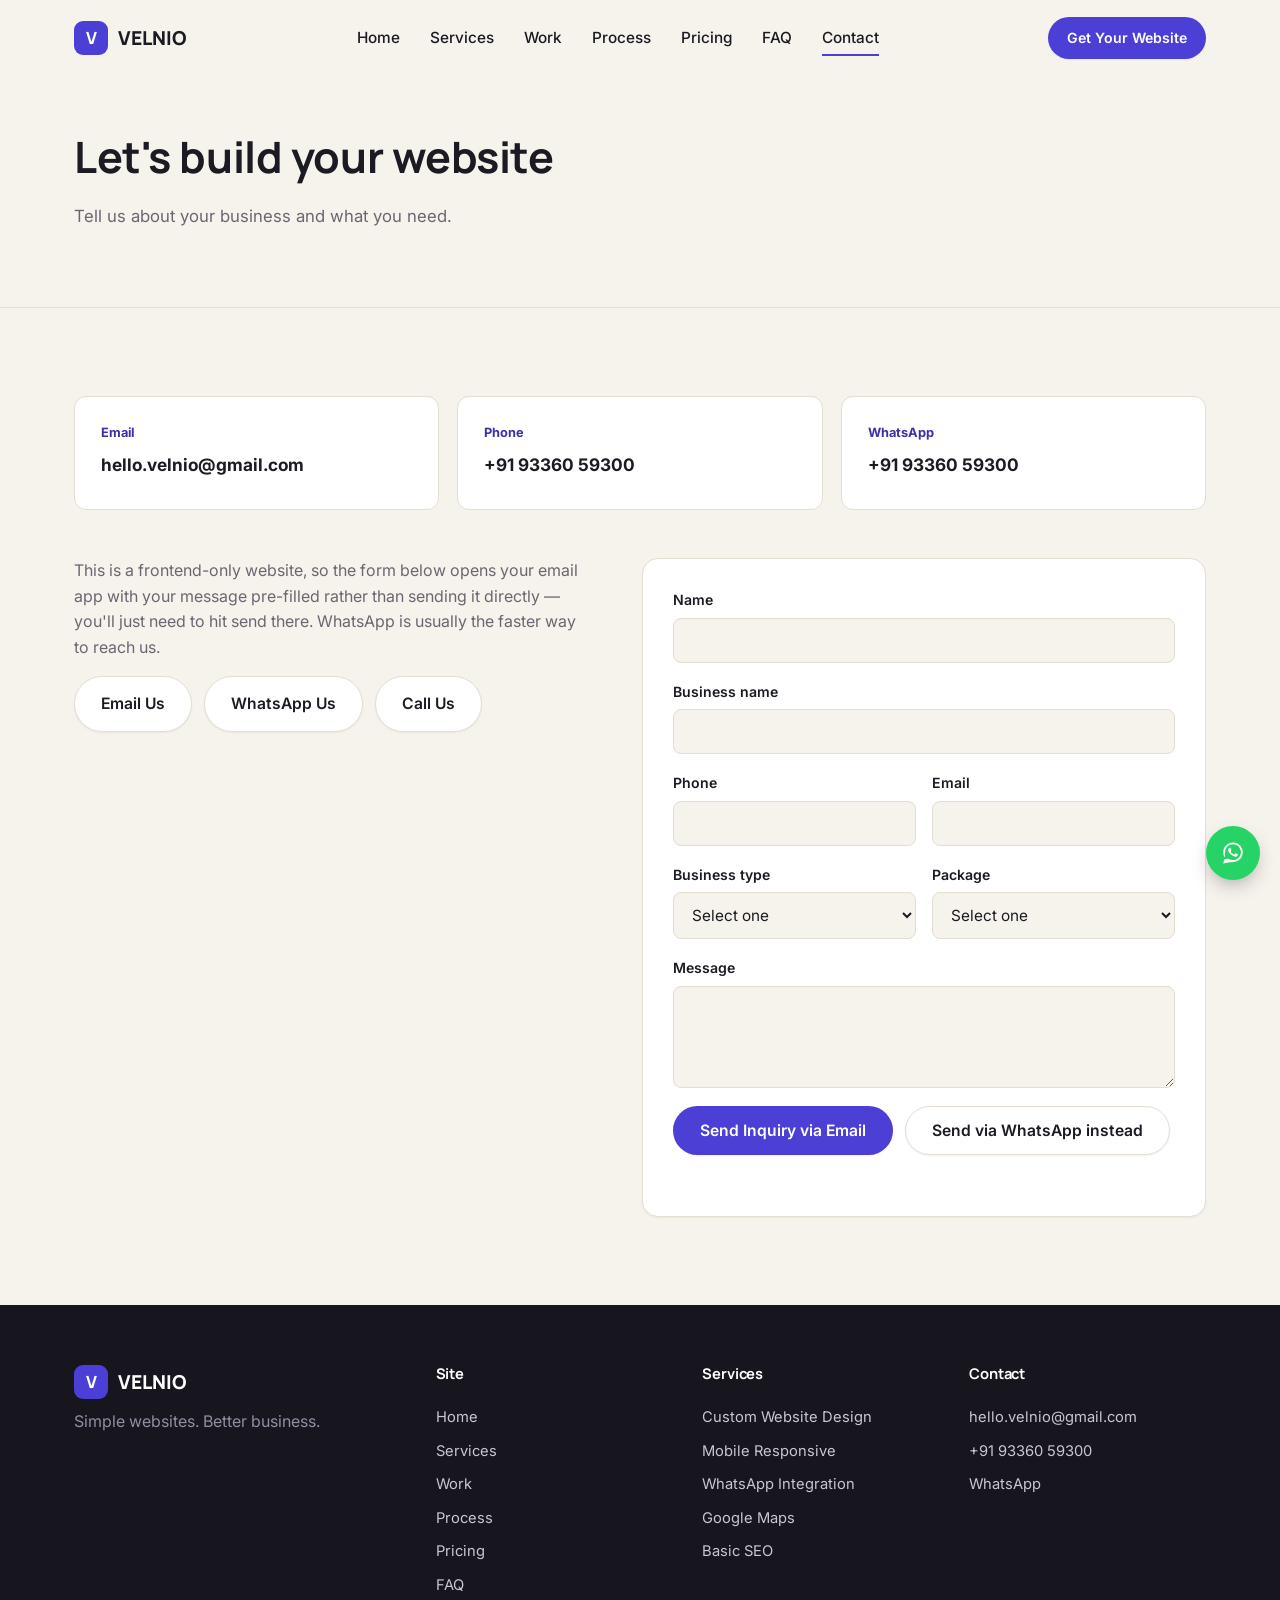
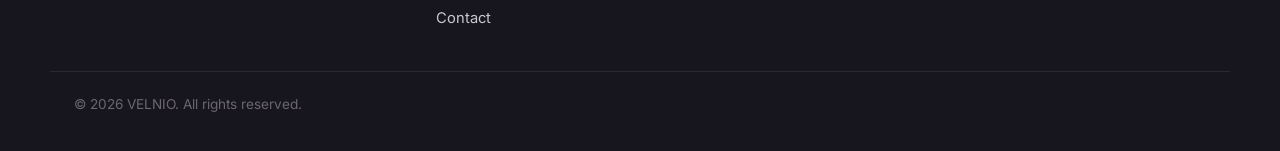
<file: contact.html>
<!DOCTYPE html>
<html lang="en">
<head>
<meta charset="UTF-8">
<meta name="viewport" content="width=device-width, initial-scale=1.0">
<title>Contact VELNIO — Get Your Business Website</title>
<meta name="description" content="Get in touch with VELNIO by email, phone or WhatsApp, or send an inquiry to start your business website.">
<meta name="theme-color" content="#F6F3EC">
<meta property="og:title" content="Contact VELNIO — Get Your Business Website">
<meta property="og:description" content="Get in touch with VELNIO by email, phone or WhatsApp, or send an inquiry to start your business website.">
<meta property="og:type" content="website">
<link rel="icon" href="data:image/svg+xml,%3Csvg xmlns='http://www.w3.org/2000/svg' viewBox='0 0 64 64'%3E%3Crect width='64' height='64' rx='14' fill='%234B3FBE'/%3E%3Ctext x='32' y='42' font-family='Georgia, serif' font-size='30' fill='white' text-anchor='middle'%3EV%3C/text%3E%3C/svg%3E">
<link rel="preconnect" href="https://fonts.googleapis.com">
<link rel="preconnect" href="https://fonts.gstatic.com" crossorigin>
<link href="https://fonts.googleapis.com/css2?family=Manrope:wght@400;500;600;700;800&family=Inter:wght@400;500;600&display=swap" rel="stylesheet">
<link rel="stylesheet" href="style.css">
</head>
<body>

<a class="skip-link" href="#main">Skip to content</a>

<header class="navbar" id="navbar">
  <div class="navbar-inner">
    <a href="index.html" class="brand" aria-label="VELNIO home">
      <span class="brand-mark" aria-hidden="true">V</span>
      <span class="brand-name">VELNIO</span>
    </a>

    <nav class="nav-links" id="navLinks" aria-label="Primary">
      <a href="index.html" class="nav-link">Home</a>
      <a href="services.html" class="nav-link">Services</a>
      <a href="work.html" class="nav-link">Work</a>
      <a href="process.html" class="nav-link">Process</a>
      <a href="pricing.html" class="nav-link">Pricing</a>
      <a href="faq.html" class="nav-link">FAQ</a>
      <a href="contact.html" class="nav-link is-active" aria-current="page">Contact</a>
    </nav>

    <div class="navbar-actions">
      <a href="contact.html" class="btn btn-primary btn-small">Get Your Website</a>
      <button class="menu-toggle" id="menuToggle" aria-expanded="false" aria-controls="mobileMenu" aria-label="Open menu">
        <span></span><span></span><span></span>
      </button>
    </div>
  </div>

  <div class="mobile-menu" id="mobileMenu">
    <a href="index.html" class="mobile-nav-link">Home</a>
    <a href="services.html" class="mobile-nav-link">Services</a>
    <a href="work.html" class="mobile-nav-link">Work</a>
    <a href="process.html" class="mobile-nav-link">Process</a>
    <a href="pricing.html" class="mobile-nav-link">Pricing</a>
    <a href="faq.html" class="mobile-nav-link">FAQ</a>
    <a href="contact.html" class="mobile-nav-link is-active" aria-current="page">Contact</a>
    <a href="contact.html" class="btn btn-primary mobile-cta">Get Your Website</a>
  </div>
</header>

<main id="main">

  <section class="page-hero">
    <div class="section-inner page-hero-inner reveal">
      <h1>Let's build your website</h1>
      <p>Tell us about your business and what you need.</p>
    </div>
  </section>

  <section class="section">
    <div class="section-inner">

      <div class="contact-card-grid reveal">
        <div class="contact-card">
          <span class="contact-card-label">Email</span>
          <a class="contact-card-value" href="mailto:hello.velnio@gmail.com">hello.velnio@gmail.com</a>
        </div>
        <div class="contact-card">
          <span class="contact-card-label">Phone</span>
          <a class="contact-card-value" href="tel:+919336059300">+91 93360 59300</a>
        </div>
        <div class="contact-card">
          <span class="contact-card-label">WhatsApp</span>
          <a class="contact-card-value" href="https://wa.me/919336059300?text=Hello%20VELNIO%2C%20I%20want%20to%20discuss%20a%20website%20for%20my%20business." target="_blank" rel="noopener noreferrer">+91 93360 59300</a>
        </div>
      </div>

      <div class="contact-inner">
        <div class="contact-copy reveal">
          <p>This is a frontend-only website, so the form below opens your email app with your message pre-filled rather than sending it directly — you'll just need to hit send there. WhatsApp is usually the faster way to reach us.</p>
          <div class="contact-buttons">
            <a href="mailto:hello.velnio@gmail.com" class="btn btn-outline">Email Us</a>
            <a href="https://wa.me/919336059300?text=Hello%20VELNIO%2C%20I%20want%20to%20discuss%20a%20website%20for%20my%20business." class="btn btn-outline" target="_blank" rel="noopener noreferrer">WhatsApp Us</a>
            <a href="tel:+919336059300" class="btn btn-outline">Call Us</a>
          </div>
        </div>

        <form class="contact-form reveal" id="contactForm" novalidate>
          <div class="form-row">
            <label for="name">Name</label>
            <input type="text" id="name" name="name" required autocomplete="name">
          </div>
          <div class="form-row">
            <label for="business">Business name</label>
            <input type="text" id="business" name="business" required autocomplete="organization">
          </div>
          <div class="form-row form-row-split">
            <div>
              <label for="phone">Phone</label>
              <input type="tel" id="phone" name="phone" required autocomplete="tel">
            </div>
            <div>
              <label for="email">Email</label>
              <input type="email" id="email" name="email" required autocomplete="email">
            </div>
          </div>
          <div class="form-row form-row-split">
            <div>
              <label for="businessType">Business type</label>
              <select id="businessType" name="businessType">
                <option value="">Select one</option>
                <option>School</option>
                <option>Restaurant</option>
                <option>Hotel</option>
                <option>Hospital</option>
                <option>Clinic</option>
                <option>Salon</option>
                <option>Gym</option>
                <option>Cafe</option>
                <option>Local Business</option>
                <option>Other</option>
              </select>
            </div>
            <div>
              <label for="package">Package</label>
              <select id="package" name="package">
                <option value="">Select one</option>
                <option>Starter</option>
                <option>Business</option>
                <option>Premium</option>
                <option>Not Sure</option>
              </select>
            </div>
          </div>
          <div class="form-row">
            <label for="message">Message</label>
            <textarea id="message" name="message" rows="4" required></textarea>
          </div>

          <div class="form-actions">
            <button type="submit" class="btn btn-primary" id="submitBtn">Send Inquiry via Email</button>
            <button type="button" class="btn btn-outline" id="whatsappSubmitBtn">Send via WhatsApp instead</button>
          </div>

          <p class="form-status" id="formStatus" role="status" aria-live="polite"></p>
        </form>
      </div>
    </div>
  </section>

</main>

<footer class="footer">
  <div class="footer-inner">
    <div class="footer-brand">
      <a href="index.html" class="brand">
        <span class="brand-mark" aria-hidden="true">V</span>
        <span class="brand-name">VELNIO</span>
      </a>
      <p>Simple websites. Better business.</p>
    </div>

    <nav class="footer-col" aria-label="Site">
      <h4>Site</h4>
      <a href="index.html">Home</a>
      <a href="services.html">Services</a>
      <a href="work.html">Work</a>
      <a href="process.html">Process</a>
      <a href="pricing.html">Pricing</a>
      <a href="faq.html">FAQ</a>
      <a href="contact.html">Contact</a>
    </nav>

    <nav class="footer-col" aria-label="Services">
      <h4>Services</h4>
      <a href="services.html">Custom Website Design</a>
      <a href="services.html">Mobile Responsive</a>
      <a href="services.html">WhatsApp Integration</a>
      <a href="services.html">Google Maps</a>
      <a href="services.html">Basic SEO</a>
    </nav>

    <div class="footer-col">
      <h4>Contact</h4>
      <a href="mailto:hello.velnio@gmail.com">hello.velnio@gmail.com</a>
      <a href="tel:+919336059300">+91 93360 59300</a>
      <a href="https://wa.me/919336059300?text=Hello%20VELNIO%2C%20I%20want%20to%20discuss%20a%20website%20for%20my%20business." target="_blank" rel="noopener noreferrer">WhatsApp</a>
    </div>
  </div>

  <div class="footer-bottom">
    <p>&copy; 2026 VELNIO. All rights reserved.</p>
  </div>
</footer>

<a class="whatsapp-float" href="https://wa.me/919336059300?text=Hello%20VELNIO%2C%20I%20want%20to%20discuss%20a%20website%20for%20my%20business." target="_blank" rel="noopener noreferrer" aria-label="Chat with VELNIO on WhatsApp">
  <svg viewBox="0 0 32 32" fill="currentColor" aria-hidden="true"><path d="M16.02 3C9.4 3 4 8.37 4 15c0 2.23.62 4.36 1.78 6.23L4 29l7.98-1.73A11.9 11.9 0 0 0 16.02 27C22.63 27 28 21.63 28 15S22.63 3 16.02 3Zm0 21.7c-2.02 0-3.98-.55-5.68-1.6l-.4-.24-4.73 1.03 1.02-4.6-.26-.42A9.65 9.65 0 0 1 6.3 15c0-5.36 4.36-9.72 9.72-9.72S25.74 9.64 25.74 15s-4.36 9.7-9.72 9.7Zm5.36-7.28c-.29-.15-1.74-.86-2.01-.96-.27-.1-.47-.15-.66.15-.2.29-.76.95-.93 1.15-.17.2-.34.22-.63.07-.29-.15-1.24-.46-2.36-1.46-.87-.78-1.46-1.74-1.63-2.03-.17-.29-.02-.45.13-.6.13-.13.29-.34.44-.51.15-.17.2-.29.29-.49.1-.2.05-.37-.02-.51-.07-.15-.66-1.6-.91-2.19-.24-.58-.48-.5-.66-.5h-.56c-.2 0-.51.07-.78.37-.27.29-1.02 1-1.02 2.43s1.05 2.82 1.19 3.02c.15.2 2.06 3.15 5 4.41.7.3 1.24.48 1.67.61.7.22 1.34.19 1.84.12.56-.08 1.74-.71 1.98-1.4.24-.68.24-1.27.17-1.4-.07-.12-.27-.2-.56-.34Z"/></svg>
</a>

<script src="script.js"></script>
</body>
</html>
</file>
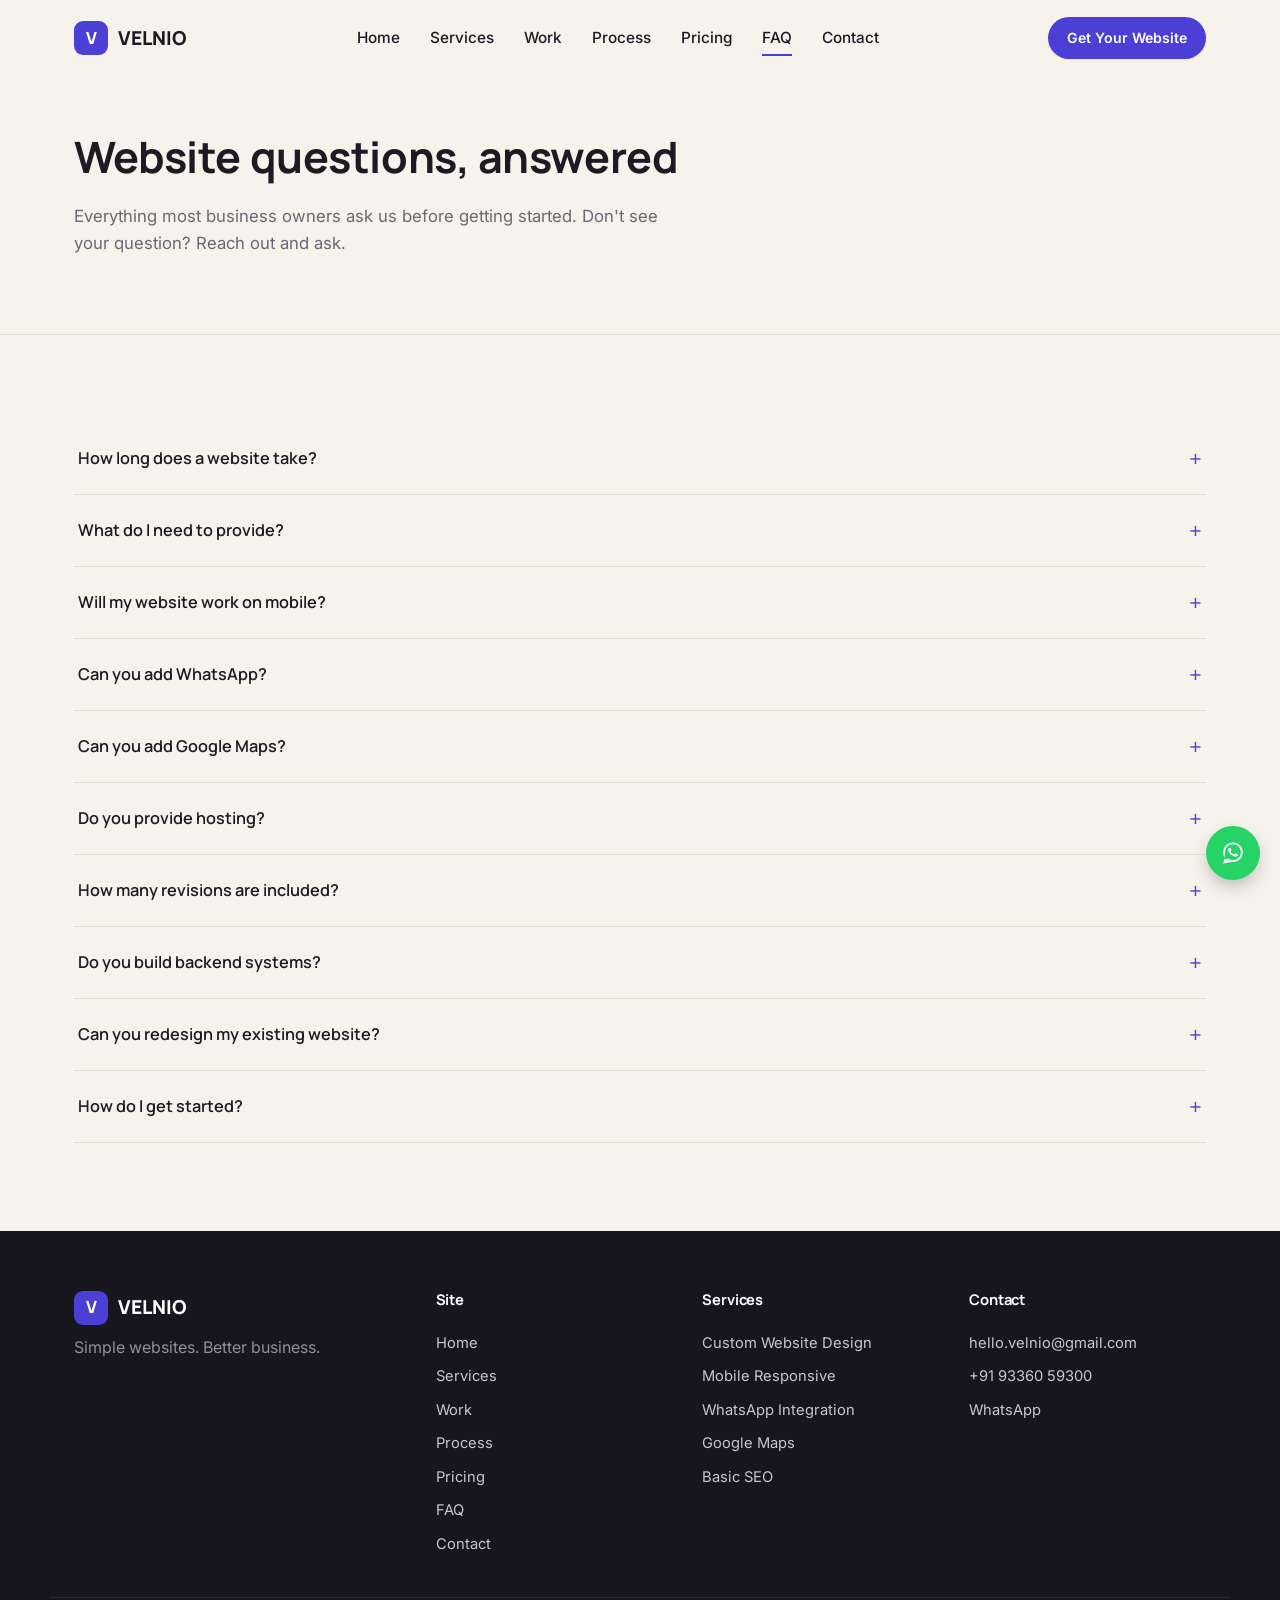
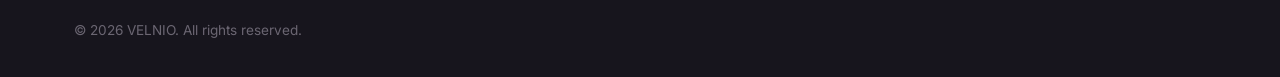
<file: faq.html>
<!DOCTYPE html>
<html lang="en">
<head>
<meta charset="UTF-8">
<meta name="viewport" content="width=device-width, initial-scale=1.0">
<title>VELNIO FAQ — Website Questions Answered</title>
<meta name="description" content="Answers to common questions about timelines, mobile design, WhatsApp, Google Maps, hosting, revisions and getting started with VELNIO.">
<meta name="theme-color" content="#F6F3EC">
<meta property="og:title" content="VELNIO FAQ — Website Questions Answered">
<meta property="og:description" content="Answers to common questions about timelines, mobile design, WhatsApp, Google Maps, hosting, revisions and getting started with VELNIO.">
<meta property="og:type" content="website">
<link rel="icon" href="data:image/svg+xml,%3Csvg xmlns='http://www.w3.org/2000/svg' viewBox='0 0 64 64'%3E%3Crect width='64' height='64' rx='14' fill='%234B3FBE'/%3E%3Ctext x='32' y='42' font-family='Georgia, serif' font-size='30' fill='white' text-anchor='middle'%3EV%3C/text%3E%3C/svg%3E">
<link rel="preconnect" href="https://fonts.googleapis.com">
<link rel="preconnect" href="https://fonts.gstatic.com" crossorigin>
<link href="https://fonts.googleapis.com/css2?family=Manrope:wght@400;500;600;700;800&family=Inter:wght@400;500;600&display=swap" rel="stylesheet">
<link rel="stylesheet" href="style.css">
</head>
<body>

<a class="skip-link" href="#main">Skip to content</a>

<header class="navbar" id="navbar">
  <div class="navbar-inner">
    <a href="index.html" class="brand" aria-label="VELNIO home">
      <span class="brand-mark" aria-hidden="true">V</span>
      <span class="brand-name">VELNIO</span>
    </a>

    <nav class="nav-links" id="navLinks" aria-label="Primary">
      <a href="index.html" class="nav-link">Home</a>
      <a href="services.html" class="nav-link">Services</a>
      <a href="work.html" class="nav-link">Work</a>
      <a href="process.html" class="nav-link">Process</a>
      <a href="pricing.html" class="nav-link">Pricing</a>
      <a href="faq.html" class="nav-link is-active" aria-current="page">FAQ</a>
      <a href="contact.html" class="nav-link">Contact</a>
    </nav>

    <div class="navbar-actions">
      <a href="contact.html" class="btn btn-primary btn-small">Get Your Website</a>
      <button class="menu-toggle" id="menuToggle" aria-expanded="false" aria-controls="mobileMenu" aria-label="Open menu">
        <span></span><span></span><span></span>
      </button>
    </div>
  </div>

  <div class="mobile-menu" id="mobileMenu">
    <a href="index.html" class="mobile-nav-link">Home</a>
    <a href="services.html" class="mobile-nav-link">Services</a>
    <a href="work.html" class="mobile-nav-link">Work</a>
    <a href="process.html" class="mobile-nav-link">Process</a>
    <a href="pricing.html" class="mobile-nav-link">Pricing</a>
    <a href="faq.html" class="mobile-nav-link is-active" aria-current="page">FAQ</a>
    <a href="contact.html" class="mobile-nav-link">Contact</a>
    <a href="contact.html" class="btn btn-primary mobile-cta">Get Your Website</a>
  </div>
</header>

<main id="main">

  <section class="page-hero">
    <div class="section-inner page-hero-inner reveal">
      <h1>Website questions, answered</h1>
      <p>Everything most business owners ask us before getting started. Don't see your question? Reach out and ask.</p>
    </div>
  </section>

  <section class="section">
    <div class="section-inner faq-inner">
      <div class="accordion reveal" id="accordion">
        <div class="accordion-item">
          <h3><button class="accordion-trigger" aria-expanded="false" aria-controls="faq-panel-1" id="faq-1">How long does a website take?</button></h3>
          <div class="accordion-panel" id="faq-panel-1" role="region" aria-labelledby="faq-1">
            <p>Most websites are ready within a few days once we have your business details and any content you want to include.</p>
          </div>
        </div>
        <div class="accordion-item">
          <h3><button class="accordion-trigger" aria-expanded="false" aria-controls="faq-panel-2" id="faq-2">What do I need to provide?</button></h3>
          <div class="accordion-panel" id="faq-panel-2" role="region" aria-labelledby="faq-2">
            <p>Basic details about your business, the services you offer, contact information, and any photos or text you'd like used. We can help fill in the rest.</p>
          </div>
        </div>
        <div class="accordion-item">
          <h3><button class="accordion-trigger" aria-expanded="false" aria-controls="faq-panel-3" id="faq-3">Will my website work on mobile?</button></h3>
          <div class="accordion-panel" id="faq-panel-3" role="region" aria-labelledby="faq-3">
            <p>Yes. Every website is designed to look and work well on phones, tablets and desktops.</p>
          </div>
        </div>
        <div class="accordion-item">
          <h3><button class="accordion-trigger" aria-expanded="false" aria-controls="faq-panel-4" id="faq-4">Can you add WhatsApp?</button></h3>
          <div class="accordion-panel" id="faq-panel-4" role="region" aria-labelledby="faq-4">
            <p>Yes. We can add a WhatsApp button so customers can message your business directly from the website.</p>
          </div>
        </div>
        <div class="accordion-item">
          <h3><button class="accordion-trigger" aria-expanded="false" aria-controls="faq-panel-5" id="faq-5">Can you add Google Maps?</button></h3>
          <div class="accordion-panel" id="faq-panel-5" role="region" aria-labelledby="faq-5">
            <p>Yes. We can embed Google Maps so customers can find your location easily.</p>
          </div>
        </div>
        <div class="accordion-item">
          <h3><button class="accordion-trigger" aria-expanded="false" aria-controls="faq-panel-6" id="faq-6">Do you provide hosting?</button></h3>
          <div class="accordion-panel" id="faq-panel-6" role="region" aria-labelledby="faq-6">
            <p>We can guide you through simple hosting options, or help you connect your own hosting and domain.</p>
          </div>
        </div>
        <div class="accordion-item">
          <h3><button class="accordion-trigger" aria-expanded="false" aria-controls="faq-panel-7" id="faq-7">How many revisions are included?</button></h3>
          <div class="accordion-panel" id="faq-panel-7" role="region" aria-labelledby="faq-7">
            <p>Each plan includes a review round where you can request changes before the website goes live.</p>
          </div>
        </div>
        <div class="accordion-item">
          <h3><button class="accordion-trigger" aria-expanded="false" aria-controls="faq-panel-8" id="faq-8">Do you build backend systems?</button></h3>
          <div class="accordion-panel" id="faq-panel-8" role="region" aria-labelledby="faq-8">
            <p>Our focus is simple, front-facing business websites. For backend systems like bookings or payments, we can point you toward the right tools to connect.</p>
          </div>
        </div>
        <div class="accordion-item">
          <h3><button class="accordion-trigger" aria-expanded="false" aria-controls="faq-panel-9" id="faq-9">Can you redesign my existing website?</button></h3>
          <div class="accordion-panel" id="faq-panel-9" role="region" aria-labelledby="faq-9">
            <p>Yes. We can rebuild your existing website with a cleaner, more modern design while keeping the information you already have.</p>
          </div>
        </div>
        <div class="accordion-item">
          <h3><button class="accordion-trigger" aria-expanded="false" aria-controls="faq-panel-10" id="faq-10">How do I get started?</button></h3>
          <div class="accordion-panel" id="faq-panel-10" role="region" aria-labelledby="faq-10">
            <p>Fill in the contact form or message us on WhatsApp, and we'll get back to you to discuss your business.</p>
          </div>
        </div>
      </div>
    </div>
  </section>

</main>

<footer class="footer">
  <div class="footer-inner">
    <div class="footer-brand">
      <a href="index.html" class="brand">
        <span class="brand-mark" aria-hidden="true">V</span>
        <span class="brand-name">VELNIO</span>
      </a>
      <p>Simple websites. Better business.</p>
    </div>

    <nav class="footer-col" aria-label="Site">
      <h4>Site</h4>
      <a href="index.html">Home</a>
      <a href="services.html">Services</a>
      <a href="work.html">Work</a>
      <a href="process.html">Process</a>
      <a href="pricing.html">Pricing</a>
      <a href="faq.html">FAQ</a>
      <a href="contact.html">Contact</a>
    </nav>

    <nav class="footer-col" aria-label="Services">
      <h4>Services</h4>
      <a href="services.html">Custom Website Design</a>
      <a href="services.html">Mobile Responsive</a>
      <a href="services.html">WhatsApp Integration</a>
      <a href="services.html">Google Maps</a>
      <a href="services.html">Basic SEO</a>
    </nav>

    <div class="footer-col">
      <h4>Contact</h4>
      <a href="mailto:hello.velnio@gmail.com">hello.velnio@gmail.com</a>
      <a href="tel:+919336059300">+91 93360 59300</a>
      <a href="https://wa.me/919336059300?text=Hello%20VELNIO%2C%20I%20want%20to%20discuss%20a%20website%20for%20my%20business." target="_blank" rel="noopener noreferrer">WhatsApp</a>
    </div>
  </div>

  <div class="footer-bottom">
    <p>&copy; 2026 VELNIO. All rights reserved.</p>
  </div>
</footer>

<a class="whatsapp-float" href="https://wa.me/919336059300?text=Hello%20VELNIO%2C%20I%20want%20to%20discuss%20a%20website%20for%20my%20business." target="_blank" rel="noopener noreferrer" aria-label="Chat with VELNIO on WhatsApp">
  <svg viewBox="0 0 32 32" fill="currentColor" aria-hidden="true"><path d="M16.02 3C9.4 3 4 8.37 4 15c0 2.23.62 4.36 1.78 6.23L4 29l7.98-1.73A11.9 11.9 0 0 0 16.02 27C22.63 27 28 21.63 28 15S22.63 3 16.02 3Zm0 21.7c-2.02 0-3.98-.55-5.68-1.6l-.4-.24-4.73 1.03 1.02-4.6-.26-.42A9.65 9.65 0 0 1 6.3 15c0-5.36 4.36-9.72 9.72-9.72S25.74 9.64 25.74 15s-4.36 9.7-9.72 9.7Zm5.36-7.28c-.29-.15-1.74-.86-2.01-.96-.27-.1-.47-.15-.66.15-.2.29-.76.95-.93 1.15-.17.2-.34.22-.63.07-.29-.15-1.24-.46-2.36-1.46-.87-.78-1.46-1.74-1.63-2.03-.17-.29-.02-.45.13-.6.13-.13.29-.34.44-.51.15-.17.2-.29.29-.49.1-.2.05-.37-.02-.51-.07-.15-.66-1.6-.91-2.19-.24-.58-.48-.5-.66-.5h-.56c-.2 0-.51.07-.78.37-.27.29-1.02 1-1.02 2.43s1.05 2.82 1.19 3.02c.15.2 2.06 3.15 5 4.41.7.3 1.24.48 1.67.61.7.22 1.34.19 1.84.12.56-.08 1.74-.71 1.98-1.4.24-.68.24-1.27.17-1.4-.07-.12-.27-.2-.56-.34Z"/></svg>
</a>

<script src="script.js"></script>
</body>
</html>
</file>
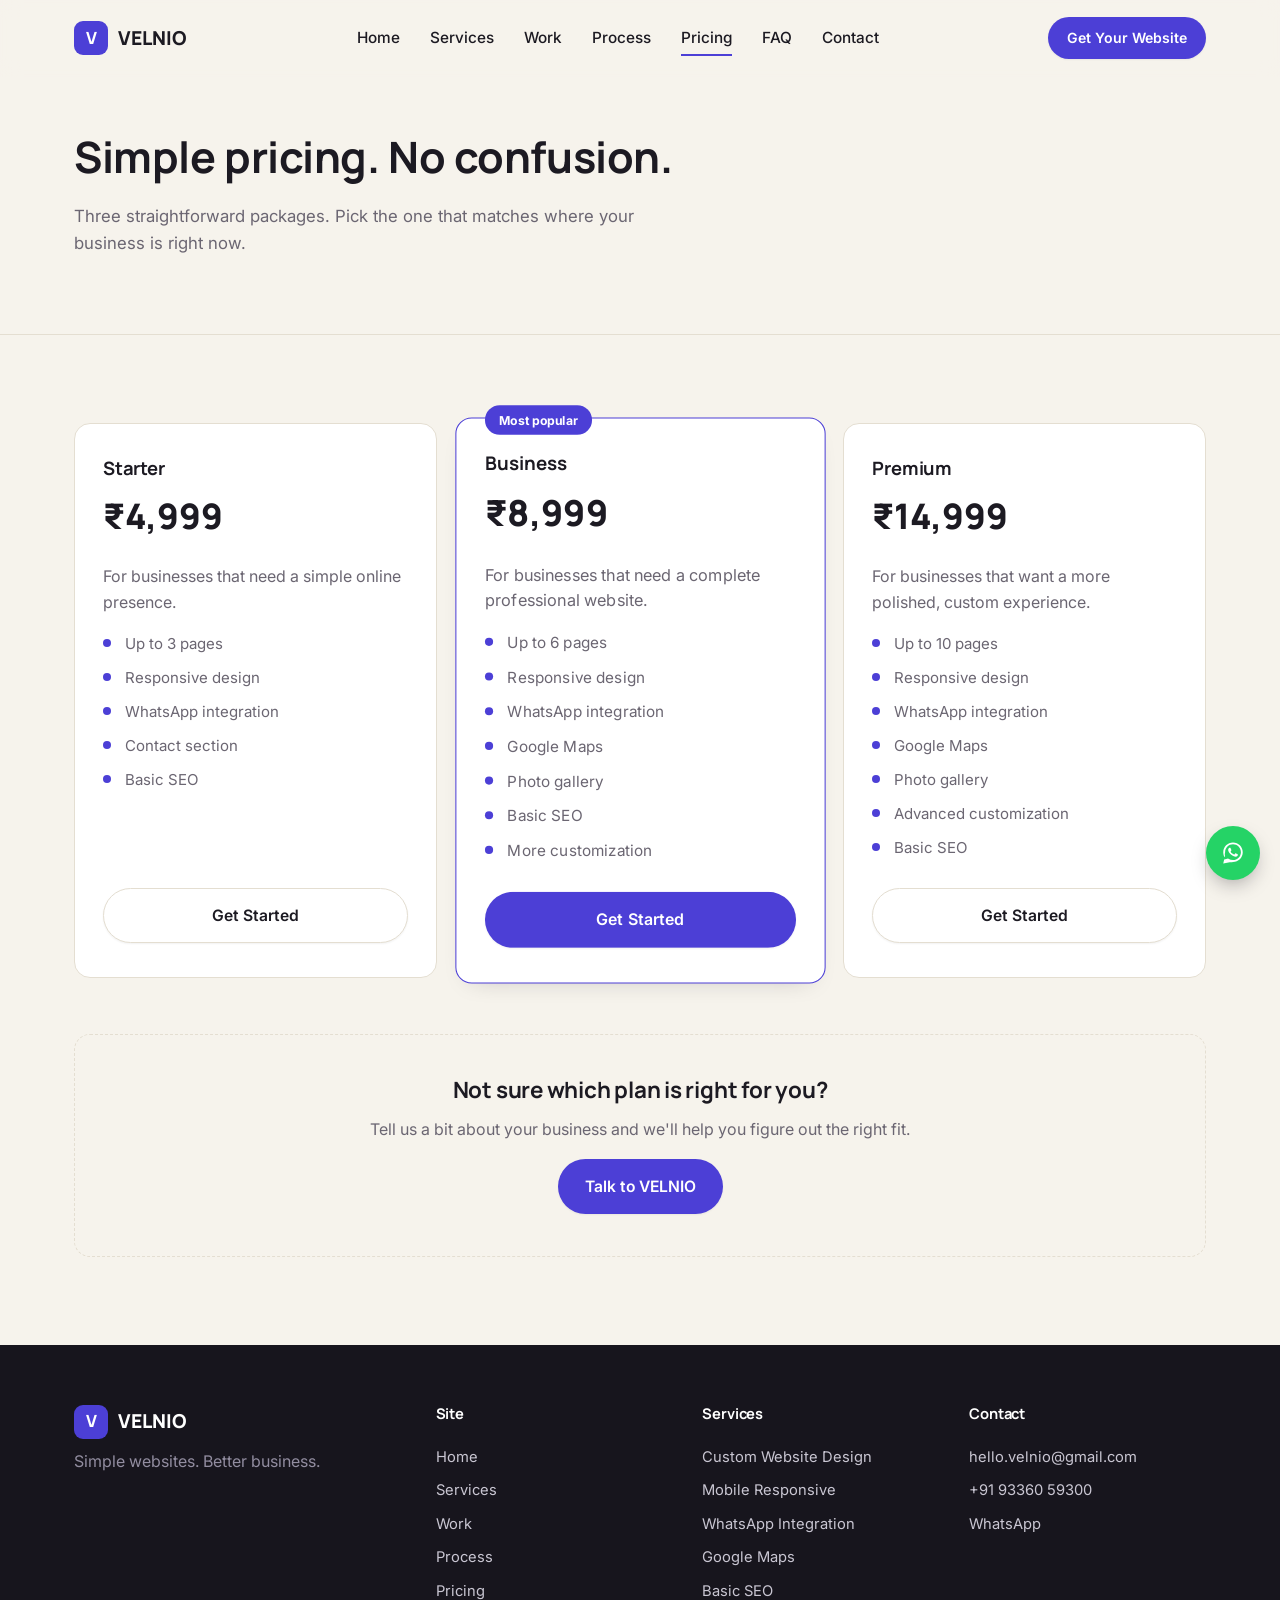
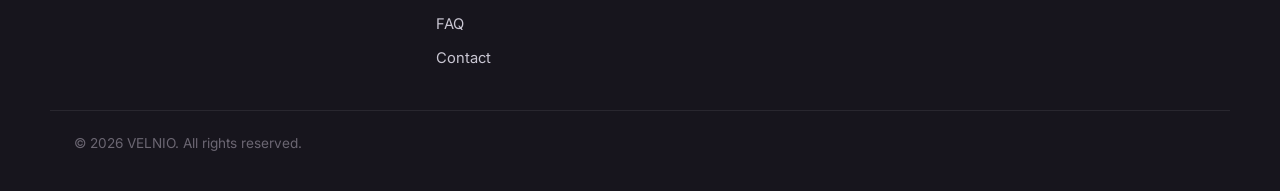
<file: pricing.html>
<!DOCTYPE html>
<html lang="en">
<head>
<meta charset="UTF-8">
<meta name="viewport" content="width=device-width, initial-scale=1.0">
<title>VELNIO Pricing — Simple Website Packages</title>
<meta name="description" content="Starter, Business and Premium website packages for local businesses, priced simply with no hidden confusion.">
<meta name="theme-color" content="#F6F3EC">
<meta property="og:title" content="VELNIO Pricing — Simple Website Packages">
<meta property="og:description" content="Starter, Business and Premium website packages for local businesses, priced simply with no hidden confusion.">
<meta property="og:type" content="website">
<link rel="icon" href="data:image/svg+xml,%3Csvg xmlns='http://www.w3.org/2000/svg' viewBox='0 0 64 64'%3E%3Crect width='64' height='64' rx='14' fill='%234B3FBE'/%3E%3Ctext x='32' y='42' font-family='Georgia, serif' font-size='30' fill='white' text-anchor='middle'%3EV%3C/text%3E%3C/svg%3E">
<link rel="preconnect" href="https://fonts.googleapis.com">
<link rel="preconnect" href="https://fonts.gstatic.com" crossorigin>
<link href="https://fonts.googleapis.com/css2?family=Manrope:wght@400;500;600;700;800&family=Inter:wght@400;500;600&display=swap" rel="stylesheet">
<link rel="stylesheet" href="style.css">
</head>
<body>

<a class="skip-link" href="#main">Skip to content</a>

<header class="navbar" id="navbar">
  <div class="navbar-inner">
    <a href="index.html" class="brand" aria-label="VELNIO home">
      <span class="brand-mark" aria-hidden="true">V</span>
      <span class="brand-name">VELNIO</span>
    </a>

    <nav class="nav-links" id="navLinks" aria-label="Primary">
      <a href="index.html" class="nav-link">Home</a>
      <a href="services.html" class="nav-link">Services</a>
      <a href="work.html" class="nav-link">Work</a>
      <a href="process.html" class="nav-link">Process</a>
      <a href="pricing.html" class="nav-link is-active" aria-current="page">Pricing</a>
      <a href="faq.html" class="nav-link">FAQ</a>
      <a href="contact.html" class="nav-link">Contact</a>
    </nav>

    <div class="navbar-actions">
      <a href="contact.html" class="btn btn-primary btn-small">Get Your Website</a>
      <button class="menu-toggle" id="menuToggle" aria-expanded="false" aria-controls="mobileMenu" aria-label="Open menu">
        <span></span><span></span><span></span>
      </button>
    </div>
  </div>

  <div class="mobile-menu" id="mobileMenu">
    <a href="index.html" class="mobile-nav-link">Home</a>
    <a href="services.html" class="mobile-nav-link">Services</a>
    <a href="work.html" class="mobile-nav-link">Work</a>
    <a href="process.html" class="mobile-nav-link">Process</a>
    <a href="pricing.html" class="mobile-nav-link is-active" aria-current="page">Pricing</a>
    <a href="faq.html" class="mobile-nav-link">FAQ</a>
    <a href="contact.html" class="mobile-nav-link">Contact</a>
    <a href="contact.html" class="btn btn-primary mobile-cta">Get Your Website</a>
  </div>
</header>

<main id="main">

  <section class="page-hero">
    <div class="section-inner page-hero-inner reveal">
      <h1>Simple pricing. No confusion.</h1>
      <p>Three straightforward packages. Pick the one that matches where your business is right now.</p>
    </div>
  </section>

  <section class="section">
    <div class="section-inner">
      <div class="pricing-grid reveal">
        <div class="pricing-card">
          <h3>Starter</h3>
          <p class="price">&#8377;4,999</p>
          <p>For businesses that need a simple online presence.</p>
          <ul class="pricing-list">
            <li>Up to 3 pages</li>
            <li>Responsive design</li>
            <li>WhatsApp integration</li>
            <li>Contact section</li>
            <li>Basic SEO</li>
          </ul>
          <a href="contact.html" class="btn btn-outline">Get Started</a>
        </div>

        <div class="pricing-card pricing-featured">
          <span class="pricing-badge">Most popular</span>
          <h3>Business</h3>
          <p class="price">&#8377;8,999</p>
          <p>For businesses that need a complete professional website.</p>
          <ul class="pricing-list">
            <li>Up to 6 pages</li>
            <li>Responsive design</li>
            <li>WhatsApp integration</li>
            <li>Google Maps</li>
            <li>Photo gallery</li>
            <li>Basic SEO</li>
            <li>More customization</li>
          </ul>
          <a href="contact.html" class="btn btn-primary">Get Started</a>
        </div>

        <div class="pricing-card">
          <h3>Premium</h3>
          <p class="price">&#8377;14,999</p>
          <p>For businesses that want a more polished, custom experience.</p>
          <ul class="pricing-list">
            <li>Up to 10 pages</li>
            <li>Responsive design</li>
            <li>WhatsApp integration</li>
            <li>Google Maps</li>
            <li>Photo gallery</li>
            <li>Advanced customization</li>
            <li>Basic SEO</li>
          </ul>
          <a href="contact.html" class="btn btn-outline">Get Started</a>
        </div>
      </div>

      <div class="pricing-help reveal">
        <h2>Not sure which plan is right for you?</h2>
        <p>Tell us a bit about your business and we'll help you figure out the right fit.</p>
        <a href="contact.html" class="btn btn-primary">Talk to VELNIO</a>
      </div>
    </div>
  </section>

</main>

<footer class="footer">
  <div class="footer-inner">
    <div class="footer-brand">
      <a href="index.html" class="brand">
        <span class="brand-mark" aria-hidden="true">V</span>
        <span class="brand-name">VELNIO</span>
      </a>
      <p>Simple websites. Better business.</p>
    </div>

    <nav class="footer-col" aria-label="Site">
      <h4>Site</h4>
      <a href="index.html">Home</a>
      <a href="services.html">Services</a>
      <a href="work.html">Work</a>
      <a href="process.html">Process</a>
      <a href="pricing.html">Pricing</a>
      <a href="faq.html">FAQ</a>
      <a href="contact.html">Contact</a>
    </nav>

    <nav class="footer-col" aria-label="Services">
      <h4>Services</h4>
      <a href="services.html">Custom Website Design</a>
      <a href="services.html">Mobile Responsive</a>
      <a href="services.html">WhatsApp Integration</a>
      <a href="services.html">Google Maps</a>
      <a href="services.html">Basic SEO</a>
    </nav>

    <div class="footer-col">
      <h4>Contact</h4>
      <a href="mailto:hello.velnio@gmail.com">hello.velnio@gmail.com</a>
      <a href="tel:+919336059300">+91 93360 59300</a>
      <a href="https://wa.me/919336059300?text=Hello%20VELNIO%2C%20I%20want%20to%20discuss%20a%20website%20for%20my%20business." target="_blank" rel="noopener noreferrer">WhatsApp</a>
    </div>
  </div>

  <div class="footer-bottom">
    <p>&copy; 2026 VELNIO. All rights reserved.</p>
  </div>
</footer>

<a class="whatsapp-float" href="https://wa.me/919336059300?text=Hello%20VELNIO%2C%20I%20want%20to%20discuss%20a%20website%20for%20my%20business." target="_blank" rel="noopener noreferrer" aria-label="Chat with VELNIO on WhatsApp">
  <svg viewBox="0 0 32 32" fill="currentColor" aria-hidden="true"><path d="M16.02 3C9.4 3 4 8.37 4 15c0 2.23.62 4.36 1.78 6.23L4 29l7.98-1.73A11.9 11.9 0 0 0 16.02 27C22.63 27 28 21.63 28 15S22.63 3 16.02 3Zm0 21.7c-2.02 0-3.98-.55-5.68-1.6l-.4-.24-4.73 1.03 1.02-4.6-.26-.42A9.65 9.65 0 0 1 6.3 15c0-5.36 4.36-9.72 9.72-9.72S25.74 9.64 25.74 15s-4.36 9.7-9.72 9.7Zm5.36-7.28c-.29-.15-1.74-.86-2.01-.96-.27-.1-.47-.15-.66.15-.2.29-.76.95-.93 1.15-.17.2-.34.22-.63.07-.29-.15-1.24-.46-2.36-1.46-.87-.78-1.46-1.74-1.63-2.03-.17-.29-.02-.45.13-.6.13-.13.29-.34.44-.51.15-.17.2-.29.29-.49.1-.2.05-.37-.02-.51-.07-.15-.66-1.6-.91-2.19-.24-.58-.48-.5-.66-.5h-.56c-.2 0-.51.07-.78.37-.27.29-1.02 1-1.02 2.43s1.05 2.82 1.19 3.02c.15.2 2.06 3.15 5 4.41.7.3 1.24.48 1.67.61.7.22 1.34.19 1.84.12.56-.08 1.74-.71 1.98-1.4.24-.68.24-1.27.17-1.4-.07-.12-.27-.2-.56-.34Z"/></svg>
</a>

<script src="script.js"></script>
</body>
</html>
</file>
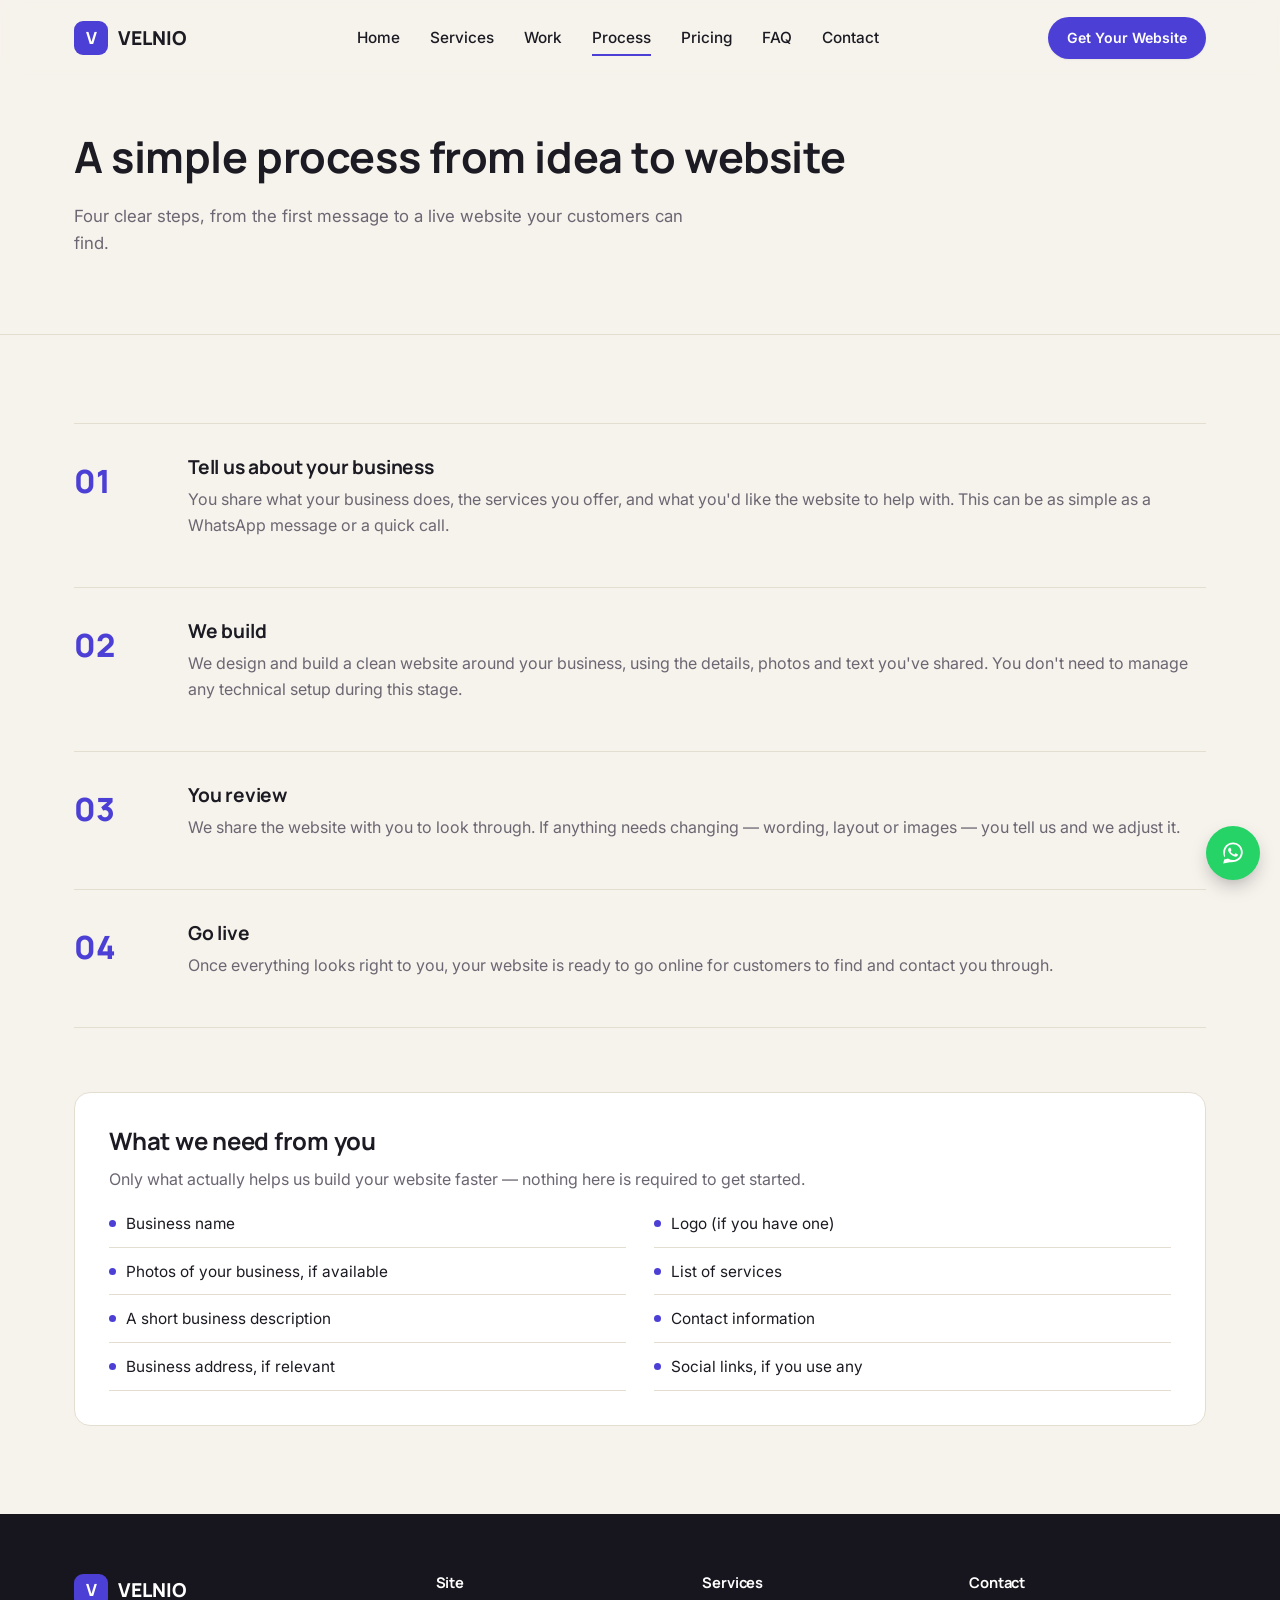
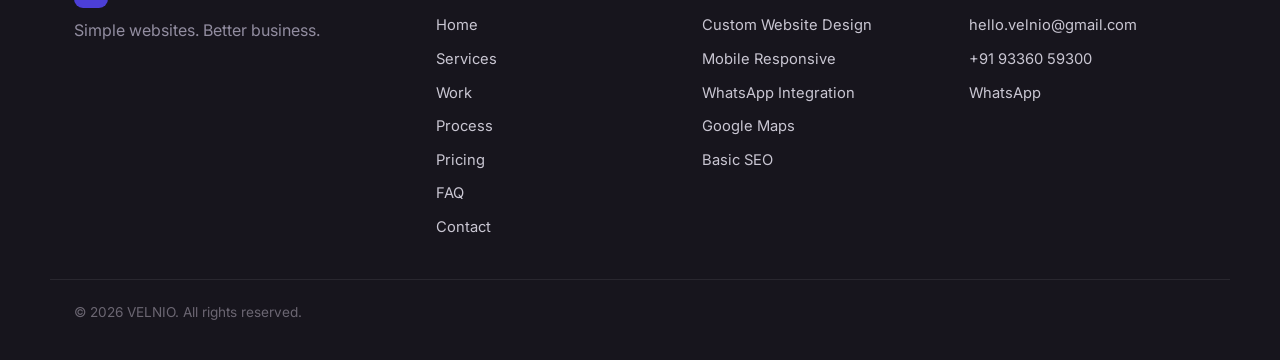
<file: process.html>
<!DOCTYPE html>
<html lang="en">
<head>
<meta charset="UTF-8">
<meta name="viewport" content="width=device-width, initial-scale=1.0">
<title>VELNIO Process — From Idea to Website</title>
<meta name="description" content="See how VELNIO takes your business from a first conversation to a live, professional website in four simple steps.">
<meta name="theme-color" content="#F6F3EC">
<meta property="og:title" content="VELNIO Process — From Idea to Website">
<meta property="og:description" content="See how VELNIO takes your business from a first conversation to a live, professional website in four simple steps.">
<meta property="og:type" content="website">
<link rel="icon" href="data:image/svg+xml,%3Csvg xmlns='http://www.w3.org/2000/svg' viewBox='0 0 64 64'%3E%3Crect width='64' height='64' rx='14' fill='%234B3FBE'/%3E%3Ctext x='32' y='42' font-family='Georgia, serif' font-size='30' fill='white' text-anchor='middle'%3EV%3C/text%3E%3C/svg%3E">
<link rel="preconnect" href="https://fonts.googleapis.com">
<link rel="preconnect" href="https://fonts.gstatic.com" crossorigin>
<link href="https://fonts.googleapis.com/css2?family=Manrope:wght@400;500;600;700;800&family=Inter:wght@400;500;600&display=swap" rel="stylesheet">
<link rel="stylesheet" href="style.css">
</head>
<body>

<a class="skip-link" href="#main">Skip to content</a>

<header class="navbar" id="navbar">
  <div class="navbar-inner">
    <a href="index.html" class="brand" aria-label="VELNIO home">
      <span class="brand-mark" aria-hidden="true">V</span>
      <span class="brand-name">VELNIO</span>
    </a>

    <nav class="nav-links" id="navLinks" aria-label="Primary">
      <a href="index.html" class="nav-link">Home</a>
      <a href="services.html" class="nav-link">Services</a>
      <a href="work.html" class="nav-link">Work</a>
      <a href="process.html" class="nav-link is-active" aria-current="page">Process</a>
      <a href="pricing.html" class="nav-link">Pricing</a>
      <a href="faq.html" class="nav-link">FAQ</a>
      <a href="contact.html" class="nav-link">Contact</a>
    </nav>

    <div class="navbar-actions">
      <a href="contact.html" class="btn btn-primary btn-small">Get Your Website</a>
      <button class="menu-toggle" id="menuToggle" aria-expanded="false" aria-controls="mobileMenu" aria-label="Open menu">
        <span></span><span></span><span></span>
      </button>
    </div>
  </div>

  <div class="mobile-menu" id="mobileMenu">
    <a href="index.html" class="mobile-nav-link">Home</a>
    <a href="services.html" class="mobile-nav-link">Services</a>
    <a href="work.html" class="mobile-nav-link">Work</a>
    <a href="process.html" class="mobile-nav-link is-active" aria-current="page">Process</a>
    <a href="pricing.html" class="mobile-nav-link">Pricing</a>
    <a href="faq.html" class="mobile-nav-link">FAQ</a>
    <a href="contact.html" class="mobile-nav-link">Contact</a>
    <a href="contact.html" class="btn btn-primary mobile-cta">Get Your Website</a>
  </div>
</header>

<main id="main">

  <section class="page-hero">
    <div class="section-inner page-hero-inner reveal">
      <h1>A simple process from idea to website</h1>
      <p>Four clear steps, from the first message to a live website your customers can find.</p>
    </div>
  </section>

  <section class="section">
    <div class="section-inner">
      <div class="process-detail-list reveal">
        <div class="process-detail-step">
          <span class="process-index">01</span>
          <div>
            <h3>Tell us about your business</h3>
            <p>You share what your business does, the services you offer, and what you'd like the website to help with. This can be as simple as a WhatsApp message or a quick call.</p>
          </div>
        </div>
        <div class="process-detail-step">
          <span class="process-index">02</span>
          <div>
            <h3>We build</h3>
            <p>We design and build a clean website around your business, using the details, photos and text you've shared. You don't need to manage any technical setup during this stage.</p>
          </div>
        </div>
        <div class="process-detail-step">
          <span class="process-index">03</span>
          <div>
            <h3>You review</h3>
            <p>We share the website with you to look through. If anything needs changing &mdash; wording, layout or images &mdash; you tell us and we adjust it.</p>
          </div>
        </div>
        <div class="process-detail-step">
          <span class="process-index">04</span>
          <div>
            <h3>Go live</h3>
            <p>Once everything looks right to you, your website is ready to go online for customers to find and contact you through.</p>
          </div>
        </div>
      </div>

      <div class="needs-block reveal">
        <h2>What we need from you</h2>
        <p>Only what actually helps us build your website faster — nothing here is required to get started.</p>
        <ul class="needs-list">
          <li>Business name</li>
          <li>Logo (if you have one)</li>
          <li>Photos of your business, if available</li>
          <li>List of services</li>
          <li>A short business description</li>
          <li>Contact information</li>
          <li>Business address, if relevant</li>
          <li>Social links, if you use any</li>
        </ul>
      </div>
    </div>
  </section>

</main>

<footer class="footer">
  <div class="footer-inner">
    <div class="footer-brand">
      <a href="index.html" class="brand">
        <span class="brand-mark" aria-hidden="true">V</span>
        <span class="brand-name">VELNIO</span>
      </a>
      <p>Simple websites. Better business.</p>
    </div>

    <nav class="footer-col" aria-label="Site">
      <h4>Site</h4>
      <a href="index.html">Home</a>
      <a href="services.html">Services</a>
      <a href="work.html">Work</a>
      <a href="process.html">Process</a>
      <a href="pricing.html">Pricing</a>
      <a href="faq.html">FAQ</a>
      <a href="contact.html">Contact</a>
    </nav>

    <nav class="footer-col" aria-label="Services">
      <h4>Services</h4>
      <a href="services.html">Custom Website Design</a>
      <a href="services.html">Mobile Responsive</a>
      <a href="services.html">WhatsApp Integration</a>
      <a href="services.html">Google Maps</a>
      <a href="services.html">Basic SEO</a>
    </nav>

    <div class="footer-col">
      <h4>Contact</h4>
      <a href="mailto:hello.velnio@gmail.com">hello.velnio@gmail.com</a>
      <a href="tel:+919336059300">+91 93360 59300</a>
      <a href="https://wa.me/919336059300?text=Hello%20VELNIO%2C%20I%20want%20to%20discuss%20a%20website%20for%20my%20business." target="_blank" rel="noopener noreferrer">WhatsApp</a>
    </div>
  </div>

  <div class="footer-bottom">
    <p>&copy; 2026 VELNIO. All rights reserved.</p>
  </div>
</footer>

<a class="whatsapp-float" href="https://wa.me/919336059300?text=Hello%20VELNIO%2C%20I%20want%20to%20discuss%20a%20website%20for%20my%20business." target="_blank" rel="noopener noreferrer" aria-label="Chat with VELNIO on WhatsApp">
  <svg viewBox="0 0 32 32" fill="currentColor" aria-hidden="true"><path d="M16.02 3C9.4 3 4 8.37 4 15c0 2.23.62 4.36 1.78 6.23L4 29l7.98-1.73A11.9 11.9 0 0 0 16.02 27C22.63 27 28 21.63 28 15S22.63 3 16.02 3Zm0 21.7c-2.02 0-3.98-.55-5.68-1.6l-.4-.24-4.73 1.03 1.02-4.6-.26-.42A9.65 9.65 0 0 1 6.3 15c0-5.36 4.36-9.72 9.72-9.72S25.74 9.64 25.74 15s-4.36 9.7-9.72 9.7Zm5.36-7.28c-.29-.15-1.74-.86-2.01-.96-.27-.1-.47-.15-.66.15-.2.29-.76.95-.93 1.15-.17.2-.34.22-.63.07-.29-.15-1.24-.46-2.36-1.46-.87-.78-1.46-1.74-1.63-2.03-.17-.29-.02-.45.13-.6.13-.13.29-.34.44-.51.15-.17.2-.29.29-.49.1-.2.05-.37-.02-.51-.07-.15-.66-1.6-.91-2.19-.24-.58-.48-.5-.66-.5h-.56c-.2 0-.51.07-.78.37-.27.29-1.02 1-1.02 2.43s1.05 2.82 1.19 3.02c.15.2 2.06 3.15 5 4.41.7.3 1.24.48 1.67.61.7.22 1.34.19 1.84.12.56-.08 1.74-.71 1.98-1.4.24-.68.24-1.27.17-1.4-.07-.12-.27-.2-.56-.34Z"/></svg>
</a>

<script src="script.js"></script>
</body>
</html>
</file>
<file: style.css>
/* =========================================================
   VELNIO — Stylesheet
   ========================================================= */

:root {
  --bg: #F6F3EC;
  --bg-tint: #EFEAE0;
  --card: #FFFFFF;
  --text: #1C1A22;
  --text-muted: #6B6672;
  --border: #E4DED1;
  --accent: #4C3FD6;
  --accent-dark: #3B30AC;
  --accent-soft: #ECE9FB;
  --radius-sm: 8px;
  --radius-md: 12px;
  --radius-lg: 16px;
  --shadow-sm: 0 1px 2px rgba(28, 26, 34, 0.06);
  --shadow-md: 0 10px 24px -16px rgba(28, 26, 34, 0.28);
  --font-display: 'Manrope', 'Segoe UI', Arial, sans-serif;
  --font-body: 'Inter', 'Segoe UI', Arial, sans-serif;
  --max-width: 1180px;
  --nav-height: 76px;
}

* { box-sizing: border-box; }

html {
  scroll-behavior: smooth;
  -webkit-text-size-adjust: 100%;
}

@media (prefers-reduced-motion: reduce) {
  html { scroll-behavior: auto; }
  *, *::before, *::after {
    animation-duration: 0.001ms !important;
    animation-iteration-count: 1 !important;
    transition-duration: 0.001ms !important;
    scroll-behavior: auto !important;
  }
}

body {
  margin: 0;
  background: var(--bg);
  color: var(--text);
  font-family: var(--font-body);
  font-size: 16px;
  line-height: 1.6;
  overflow-x: hidden;
  -webkit-font-smoothing: antialiased;
}

img { max-width: 100%; display: block; }

h1, h2, h3, h4 {
  font-family: var(--font-display);
  color: var(--text);
  margin: 0 0 0.5em;
  line-height: 1.15;
  letter-spacing: -0.01em;
}

p { margin: 0 0 1em; color: var(--text-muted); }

a { color: inherit; text-decoration: none; }

ul, ol { margin: 0; padding: 0; list-style: none; }

button { font-family: inherit; cursor: pointer; }

.skip-link {
  position: absolute;
  left: -999px;
  top: 0;
  background: var(--accent);
  color: #fff;
  padding: 10px 16px;
  border-radius: 0 0 8px 0;
  z-index: 200;
}
.skip-link:focus {
  left: 0;
}

:focus-visible {
  outline: 3px solid var(--accent);
  outline-offset: 2px;
  border-radius: 4px;
}

/* ---------- Layout helpers ---------- */

.section-inner {
  max-width: var(--max-width);
  margin: 0 auto;
  padding: 0 24px;
}

.section {
  padding: 88px 0;
}

.section-tint {
  background: var(--bg-tint);
}

.section-head {
  max-width: 640px;
  margin-bottom: 48px;
}

.section-head h2 {
  font-size: clamp(1.7rem, 3vw, 2.3rem);
}

.demo-note {
  font-size: 0.92rem;
  color: var(--text-muted);
}

/* ---------- Buttons ---------- */

.btn {
  display: inline-flex;
  align-items: center;
  justify-content: center;
  gap: 8px;
  padding: 14px 26px;
  border-radius: 999px;
  font-weight: 600;
  font-size: 0.98rem;
  border: 1.5px solid transparent;
  transition: transform 0.15s ease, background 0.15s ease, border-color 0.15s ease, box-shadow 0.15s ease;
  white-space: nowrap;
}

.btn-primary {
  background: var(--accent);
  color: #fff;
  box-shadow: var(--shadow-sm);
}
.btn-primary:hover {
  background: var(--accent-dark);
  transform: translateY(-1px);
}

.btn-ghost {
  background: transparent;
  color: var(--text);
  border-color: var(--border);
}
.btn-ghost:hover {
  border-color: var(--accent);
  color: var(--accent-dark);
}

.btn-outline {
  background: var(--card);
  color: var(--text);
  border-color: var(--border);
  box-shadow: var(--shadow-sm);
}
.btn-outline:hover {
  border-color: var(--accent);
  color: var(--accent-dark);
}

.btn-small {
  padding: 9px 18px;
  font-size: 0.88rem;
}

.btn-large {
  padding: 17px 34px;
  font-size: 1.05rem;
}

/* ---------- Navbar ---------- */

.navbar {
  position: fixed;
  top: 0;
  left: 0;
  right: 0;
  z-index: 100;
  background: rgba(246, 243, 236, 0.86);
  backdrop-filter: blur(10px);
  -webkit-backdrop-filter: blur(10px);
  border-bottom: 1px solid transparent;
  transition: border-color 0.2s ease, box-shadow 0.2s ease;
}

.navbar.is-scrolled {
  border-bottom-color: var(--border);
  box-shadow: 0 6px 24px -18px rgba(28,26,34,0.35);
}

.navbar-inner {
  max-width: var(--max-width);
  margin: 0 auto;
  height: var(--nav-height);
  padding: 0 24px;
  display: flex;
  align-items: center;
  justify-content: space-between;
  gap: 24px;
}

.brand {
  display: inline-flex;
  align-items: center;
  gap: 10px;
  font-family: var(--font-display);
  font-weight: 800;
  font-size: 1.2rem;
  color: var(--text);
}

.brand-mark {
  width: 34px;
  height: 34px;
  border-radius: 9px;
  background: var(--accent);
  color: #fff;
  display: inline-flex;
  align-items: center;
  justify-content: center;
  font-size: 1.05rem;
  font-weight: 800;
}

.nav-links {
  display: flex;
  align-items: center;
  gap: 30px;
}

.nav-link {
  font-size: 0.96rem;
  font-weight: 500;
  color: var(--text);
  position: relative;
  padding: 6px 0;
}

.nav-link::after {
  content: "";
  position: absolute;
  left: 0;
  bottom: 0;
  width: 0;
  height: 2px;
  background: var(--accent);
  transition: width 0.2s ease;
}

.nav-link:hover::after,
.nav-link.is-active::after {
  width: 100%;
}

.navbar-actions {
  display: flex;
  align-items: center;
  gap: 14px;
}

.menu-toggle {
  display: none;
  width: 44px;
  height: 44px;
  border: 1.5px solid var(--border);
  background: var(--card);
  flex-direction: column;
  align-items: center;
  justify-content: center;
  gap: 5px;
  border-radius: 10px;
  box-shadow: var(--shadow-sm);
  transition: border-color 0.15s ease, background 0.15s ease;
}

.menu-toggle:hover {
  border-color: var(--accent);
}

.menu-toggle span {
  display: block;
  height: 2px;
  background: var(--text);
  border-radius: 2px;
  transition: transform 0.2s ease, opacity 0.2s ease, background 0.15s ease, width 0.15s ease;
}
.menu-toggle span:nth-child(1) { width: 16px; }
.menu-toggle span:nth-child(2) { width: 20px; }
.menu-toggle span:nth-child(3) { width: 12px; align-self: flex-start; margin-left: 12px; }

.menu-toggle[aria-expanded="true"] {
  background: var(--accent);
  border-color: var(--accent);
}
.menu-toggle[aria-expanded="true"] span {
  background: #fff;
  width: 20px;
  margin-left: 0;
}
.menu-toggle[aria-expanded="true"] span:nth-child(1) {
  transform: translateY(7px) rotate(45deg);
}
.menu-toggle[aria-expanded="true"] span:nth-child(2) {
  opacity: 0;
}
.menu-toggle[aria-expanded="true"] span:nth-child(3) {
  transform: translateY(-7px) rotate(-45deg);
}

.mobile-menu {
  display: flex;
  flex-direction: column;
  gap: 4px;
  max-height: 0;
  overflow: hidden;
  opacity: 0;
  visibility: hidden;
  padding: 0 24px;
  background: var(--bg);
  border-bottom: 0px solid var(--border);
  transition: max-height 0.28s ease, opacity 0.2s ease, padding 0.2s ease, visibility 0s linear 0.28s;
}

.mobile-menu.is-open {
  max-height: 640px;
  opacity: 1;
  visibility: visible;
  padding: 10px 24px 22px;
  border-bottom-width: 1px;
  transition: max-height 0.28s ease, opacity 0.2s ease, padding 0.2s ease, visibility 0s linear 0s;
}

@media (prefers-reduced-motion: reduce) {
  .mobile-menu { transition: none; }
}

.mobile-nav-link {
  padding: 14px 4px;
  font-weight: 500;
  font-size: 1.02rem;
  border-bottom: 1px solid var(--border);
}

.mobile-nav-link.is-active {
  color: var(--accent-dark);
  font-weight: 700;
}

.mobile-cta {
  margin-top: 14px;
  width: 100%;
}

/* ---------- Hero ---------- */

.hero {
  padding: calc(var(--nav-height) + 56px) 0 72px;
}

.hero-inner {
  max-width: var(--max-width);
  margin: 0 auto;
  padding: 0 24px;
  display: grid;
  grid-template-columns: 1.05fr 0.95fr;
  gap: 56px;
  align-items: center;
}

.eyebrow {
  display: inline-block;
  color: var(--accent-dark);
  font-weight: 600;
  font-size: 0.95rem;
  margin-bottom: 18px;
}

.hero-title {
  font-size: clamp(2.1rem, 4.4vw, 3.4rem);
  max-width: 15ch;
}

.hero-sub {
  font-size: 1.08rem;
  max-width: 46ch;
  margin-bottom: 30px;
}

.hero-actions {
  display: flex;
  gap: 14px;
  flex-wrap: wrap;
}

/* Hero browser mockup */

.mockup {
  background: var(--card);
  border: 1px solid var(--border);
  border-radius: var(--radius-lg);
  box-shadow: var(--shadow-md);
  overflow: hidden;
}

.mockup-topbar {
  display: flex;
  align-items: center;
  gap: 8px;
  padding: 14px 16px;
  background: var(--bg-tint);
  border-bottom: 1px solid var(--border);
}

.mockup-dot {
  width: 9px;
  height: 9px;
  border-radius: 50%;
  background: #D8D2C4;
}

.mockup-url {
  margin-left: 12px;
  background: var(--card);
  border: 1px solid var(--border);
  border-radius: 999px;
  padding: 4px 14px;
  font-size: 0.78rem;
  color: var(--text-muted);
}

.mockup-body {
  padding: 20px;
}

.mockup-nav {
  display: flex;
  align-items: center;
  justify-content: space-between;
  gap: 14px;
  margin-bottom: 18px;
  padding-bottom: 14px;
  border-bottom: 1px solid var(--border);
}

.mockup-brand {
  font-family: var(--font-display);
  font-weight: 800;
  font-size: 12px;
  color: var(--text);
  letter-spacing: 0.01em;
}

.mockup-navlink {
  font-size: 9.5px;
  font-weight: 600;
  color: var(--text-muted);
}

.mockup-nav-links {
  display: flex;
  gap: 14px;
}

.mockup-hero {
  display: grid;
  grid-template-columns: 1.05fr 0.95fr;
  gap: 16px;
  align-items: center;
  margin-bottom: 18px;
}

.mockup-hero-text {
  display: flex;
  flex-direction: column;
  gap: 8px;
}

.mockup-heading {
  font-family: var(--font-display);
  font-weight: 800;
  font-size: 14px;
  line-height: 1.3;
  color: var(--text);
}

.mockup-subtext {
  font-size: 9.5px;
  line-height: 1.5;
  color: var(--text-muted);
  max-width: 22ch;
}

.mockup-pill {
  margin-top: 4px;
  display: inline-flex;
  align-items: center;
  width: fit-content;
  background: var(--accent);
  color: #fff;
  font-size: 8.5px;
  font-weight: 700;
  padding: 7px 13px;
  border-radius: 999px;
}

.mockup-hero-art {
  aspect-ratio: 4 / 3;
  border-radius: var(--radius-sm);
  background-color: var(--bg-tint);
  background-size: cover;
  background-position: center;
  border: 1px solid var(--border);
}

.mockup-cards {
  display: grid;
  grid-template-columns: repeat(3, 1fr);
  gap: 10px;
}

.mockup-card {
  border-radius: var(--radius-sm);
  background: var(--bg-tint);
  border: 1px solid var(--border);
  padding: 10px 6px;
  display: flex;
  align-items: center;
  justify-content: center;
  text-align: center;
}

.mockup-card span {
  font-size: 8.5px;
  font-weight: 700;
  color: var(--text-muted);
  letter-spacing: 0.02em;
}

/* ---------- Trust strip ---------- */

.trust-strip {
  border-top: 1px solid var(--border);
  border-bottom: 1px solid var(--border);
  background: var(--card);
}

.trust-track {
  max-width: var(--max-width);
  margin: 0 auto;
  padding: 20px 24px;
  display: flex;
  gap: 40px;
  overflow-x: auto;
  -webkit-overflow-scrolling: touch;
  scrollbar-width: none;
}

.trust-track::-webkit-scrollbar { display: none; }

.trust-track span {
  flex: 0 0 auto;
  font-weight: 600;
  font-size: 0.92rem;
  color: var(--text-muted);
  white-space: nowrap;
}

/* ---------- Categories ---------- */

.category-grid {
  display: grid;
  grid-template-columns: repeat(4, 1fr);
  gap: 16px;
}

.category-card {
  background: var(--card);
  border: 1px solid var(--border);
  border-radius: var(--radius-md);
  padding: 26px 18px;
  display: flex;
  flex-direction: column;
  align-items: flex-start;
  gap: 14px;
  font-weight: 600;
  transition: border-color 0.15s ease;
}

.category-card:hover {
  border-color: var(--accent);
}

.cat-icon {
  width: 42px;
  height: 42px;
  border-radius: 10px;
  background: var(--accent-soft);
  color: var(--accent-dark);
  display: inline-flex;
  align-items: center;
  justify-content: center;
}
.cat-icon svg { width: 22px; height: 22px; }

/* ---------- Services ---------- */

.services-grid {
  display: grid;
  grid-template-columns: repeat(4, 1fr);
  gap: 18px;
}

.service-card {
  background: var(--card);
  border: 1px solid var(--border);
  border-radius: var(--radius-md);
  padding: 26px;
}

.service-card h3 {
  font-size: 1.05rem;
  margin-bottom: 8px;
}

.service-card p {
  margin: 0;
  font-size: 0.95rem;
}

/* ---------- Why Velnio ---------- */

.why-grid {
  display: grid;
  grid-template-columns: repeat(4, 1fr);
  gap: 24px;
}

.why-item {
  border-top: 2px solid var(--accent);
  padding-top: 16px;
}

.why-item h3 {
  font-size: 1.08rem;
}
.why-item p { margin: 0; font-size: 0.95rem; }

/* ---------- Portfolio ---------- */

.portfolio-grid {
  display: grid;
  grid-template-columns: repeat(3, 1fr);
  gap: 22px;
}

.portfolio-card {
  background: var(--card);
  border: 1px solid var(--border);
  border-radius: var(--radius-md);
  overflow: hidden;
  transition: transform 0.15s ease, box-shadow 0.15s ease;
}

.portfolio-card:hover {
  transform: translateY(-3px);
  box-shadow: var(--shadow-md);
}

.portfolio-preview {
  padding: 20px;
}

.theme-school { background: #F1EEFB; }
.theme-restaurant { background: #FBEFE6; }
.theme-hotel { background: #EAF2F1; }
.theme-clinic { background: #EAF1FB; }
.theme-salon { background: #FCEEF3; }
.theme-local { background: #F2F0E6; }

.mini-mockup {
  background: var(--card);
  border-radius: var(--radius-sm);
  border: 1px solid var(--border);
  overflow: hidden;
}

.mini-topbar {
  display: flex;
  gap: 5px;
  padding: 8px 10px;
  background: var(--bg-tint);
}
.mini-topbar span {
  width: 6px; height: 6px; border-radius: 50%; background: #D8D2C4;
}

.mini-body { padding: 14px; }

.mini-nav {
  height: 8px;
  width: 40%;
  border-radius: 4px;
  background: var(--border);
  margin-bottom: 12px;
}

.mini-hero {
  display: flex;
  flex-direction: column;
  gap: 6px;
  margin-bottom: 12px;
}
.mini-bar { height: 7px; border-radius: 4px; background: var(--border); width: 60%; }
.mini-bar.wide { width: 85%; height: 11px; }

.mini-grid {
  display: grid;
  grid-template-columns: repeat(3, 1fr);
  gap: 6px;
}
.mini-grid span {
  height: 26px;
  border-radius: 6px;
  background: var(--bg-tint);
  border: 1px solid var(--border);
}

.portfolio-info {
  padding: 18px 20px 22px;
  display: flex;
  flex-direction: column;
  align-items: flex-start;
  gap: 8px;
}

.portfolio-tag {
  font-size: 0.78rem;
  font-weight: 600;
  color: var(--accent-dark);
  background: var(--accent-soft);
  padding: 4px 10px;
  border-radius: 999px;
}

.portfolio-info h3 {
  font-size: 1.1rem;
  margin: 2px 0 4px;
}

/* ---------- Process ---------- */

.process-list {
  display: grid;
  grid-template-columns: repeat(4, 1fr);
  gap: 20px;
}

.process-step {
  background: var(--card);
  border: 1px solid var(--border);
  border-radius: var(--radius-md);
  padding: 26px 22px;
  position: relative;
}

.process-index {
  display: block;
  font-family: var(--font-display);
  font-weight: 800;
  color: var(--accent);
  font-size: 1.4rem;
  margin-bottom: 12px;
}

.process-step h3 { font-size: 1.05rem; }
.process-step p { margin: 0; font-size: 0.94rem; }

/* ---------- Pricing ---------- */

.pricing-grid {
  display: grid;
  grid-template-columns: repeat(3, 1fr);
  gap: 22px;
  align-items: stretch;
}

.pricing-card {
  background: var(--card);
  border: 1px solid var(--border);
  border-radius: var(--radius-lg);
  padding: 34px 28px;
  display: flex;
  flex-direction: column;
  position: relative;
}

.pricing-featured {
  border-color: var(--accent);
  box-shadow: var(--shadow-md);
  transform: scale(1.02);
}

.pricing-badge {
  position: absolute;
  top: -13px;
  left: 28px;
  background: var(--accent);
  color: #fff;
  font-size: 0.75rem;
  font-weight: 700;
  padding: 5px 14px;
  border-radius: 999px;
}

.pricing-card h3 {
  font-size: 1.15rem;
}

.price {
  font-family: var(--font-display);
  font-size: 2.2rem;
  font-weight: 800;
  color: var(--text);
  margin-bottom: 20px;
}

.pricing-list {
  display: flex;
  flex-direction: column;
  gap: 10px;
  margin-bottom: 28px;
  flex-grow: 1;
}

.pricing-list li {
  font-size: 0.94rem;
  color: var(--text-muted);
  padding-left: 22px;
  position: relative;
}

.pricing-list li::before {
  content: "";
  position: absolute;
  left: 0;
  top: 7px;
  width: 8px;
  height: 8px;
  border-radius: 50%;
  background: var(--accent);
}

.pricing-card .btn {
  align-self: stretch;
  text-align: center;
}

/* ---------- Testimonials ---------- */

.testimonial-grid {
  display: grid;
  grid-template-columns: repeat(3, 1fr);
  gap: 22px;
}

.testimonial-card {
  background: var(--card);
  border: 1px solid var(--border);
  border-radius: var(--radius-md);
  padding: 26px;
  margin: 0;
}

.testimonial-card p {
  color: var(--text);
  font-size: 1rem;
  margin-bottom: 14px;
}

.testimonial-card footer {
  font-size: 0.86rem;
  color: var(--text-muted);
  font-style: normal;
}
.testimonial-card footer span {
  color: var(--accent-dark);
}

/* ---------- FAQ / Accordion ---------- */

.faq-inner { max-width: 780px; }

.accordion-item {
  border-bottom: 1px solid var(--border);
}
.accordion-item h3 { margin: 0; }

.accordion-trigger {
  width: 100%;
  text-align: left;
  background: none;
  border: none;
  padding: 20px 4px;
  font-size: 1.02rem;
  font-weight: 600;
  color: var(--text);
  display: flex;
  align-items: center;
  justify-content: space-between;
  gap: 16px;
}

.accordion-trigger::after {
  content: "+";
  font-size: 1.4rem;
  font-weight: 400;
  color: var(--accent);
  flex-shrink: 0;
  transition: transform 0.2s ease;
}

.accordion-trigger[aria-expanded="true"]::after {
  transform: rotate(45deg);
}

.accordion-panel {
  overflow: hidden;
  max-height: 0;
  transition: max-height 0.25s ease;
}

.accordion-panel p {
  padding: 0 4px 20px;
  margin: 0;
}

/* ---------- Contact ---------- */

.contact-inner {
  display: grid;
  grid-template-columns: 1fr 1.1fr;
  gap: 56px;
  align-items: start;
}

.contact-details {
  display: flex;
  flex-direction: column;
  gap: 14px;
  margin: 26px 0 30px;
}

.contact-details li {
  display: flex;
  flex-direction: column;
  gap: 2px;
}

.contact-label {
  font-size: 0.8rem;
  text-transform: none;
  color: var(--text-muted);
}

.contact-details a {
  font-weight: 600;
  font-size: 1.05rem;
}

.contact-buttons {
  display: flex;
  gap: 12px;
  flex-wrap: wrap;
}

.contact-form {
  background: var(--card);
  border: 1px solid var(--border);
  border-radius: var(--radius-lg);
  padding: 30px;
  box-shadow: var(--shadow-sm);
}

.form-row {
  margin-bottom: 18px;
  display: flex;
  flex-direction: column;
  gap: 6px;
}

.form-row-split {
  flex-direction: row;
  gap: 16px;
}
.form-row-split > div {
  flex: 1;
  display: flex;
  flex-direction: column;
  gap: 6px;
}

.form-row label {
  font-size: 0.88rem;
  font-weight: 600;
  color: var(--text);
}

.form-row input,
.form-row textarea {
  border: 1px solid var(--border);
  border-radius: var(--radius-sm);
  padding: 12px 14px;
  font-family: var(--font-body);
  font-size: 0.96rem;
  background: var(--bg);
  color: var(--text);
  resize: vertical;
}

.form-row input:focus,
.form-row textarea:focus {
  border-color: var(--accent);
}

.form-actions {
  display: flex;
  gap: 12px;
  flex-wrap: wrap;
  margin-top: 6px;
}

.form-status {
  margin: 14px 0 0;
  font-size: 0.92rem;
  color: var(--accent-dark);
  min-height: 1.2em;
}

/* ---------- Final CTA ---------- */

.final-cta {
  background: var(--accent);
  padding: 80px 0;
}

.final-cta-inner {
  text-align: center;
}

.final-cta h2 {
  color: #fff;
  font-size: clamp(1.7rem, 3.4vw, 2.4rem);
}

.final-cta p {
  color: #E7E3FC;
  font-size: 1.05rem;
  margin-bottom: 26px;
}

.final-cta .btn-primary {
  background: #fff;
  color: var(--accent-dark);
}
.final-cta .btn-primary:hover {
  background: #F1EFFE;
}

/* ---------- Footer ---------- */

.footer {
  background: #17151D;
  color: #C9C6D2;
  padding: 60px 0 0;
}

.footer-inner {
  max-width: var(--max-width);
  margin: 0 auto;
  padding: 0 24px;
  display: grid;
  grid-template-columns: 1.4fr 1fr 1fr 1fr;
  gap: 30px;
  padding-bottom: 40px;
  border-bottom: 1px solid rgba(255,255,255,0.08);
}

.footer .brand { color: #fff; }
.footer-brand p {
  color: #928DA0;
  margin-top: 10px;
}

.footer-col h4 {
  color: #fff;
  font-size: 0.92rem;
  margin-bottom: 14px;
}

.footer-col {
  display: flex;
  flex-direction: column;
  gap: 10px;
}

.footer-col a {
  color: #C9C6D2;
  font-size: 0.92rem;
}
.footer-col a:hover { color: #fff; }

.footer-bottom {
  max-width: var(--max-width);
  margin: 0 auto;
  padding: 22px 24px;
  font-size: 0.85rem;
  color: #706C7C;
}

/* ---------- Toast ---------- */

.toast {
  position: fixed;
  left: 50%;
  bottom: 28px;
  transform: translate(-50%, 20px);
  background: var(--text);
  color: #fff;
  padding: 14px 22px;
  border-radius: 999px;
  font-size: 0.92rem;
  opacity: 0;
  pointer-events: none;
  transition: opacity 0.25s ease, transform 0.25s ease;
  z-index: 300;
  max-width: 90vw;
  text-align: center;
}

.toast.is-visible {
  opacity: 1;
  transform: translate(-50%, 0);
}

/* ---------- Scroll reveal ---------- */

.reveal {
  opacity: 0;
  transform: translateY(16px);
  transition: opacity 0.5s ease, transform 0.5s ease;
}
.reveal.is-visible {
  opacity: 1;
  transform: translateY(0);
}

@media (prefers-reduced-motion: reduce) {
  .reveal { opacity: 1; transform: none; }
}

/* =========================================================
   Responsive
   ========================================================= */

@media (max-width: 1024px) {
  .hero-inner { grid-template-columns: 1fr; }
  .category-grid { grid-template-columns: repeat(3, 1fr); }
  .services-grid { grid-template-columns: repeat(2, 1fr); }
  .why-grid { grid-template-columns: repeat(2, 1fr); }
  .portfolio-grid { grid-template-columns: repeat(2, 1fr); }
  .process-list { grid-template-columns: repeat(2, 1fr); }
  .pricing-grid { grid-template-columns: repeat(3, 1fr); }
  .pricing-featured { transform: none; }
  .testimonial-grid { grid-template-columns: repeat(2, 1fr); }
  .contact-inner { grid-template-columns: 1fr; }
  .footer-inner { grid-template-columns: 1fr 1fr; }
  .photo-grid { grid-template-columns: repeat(2, 1fr); }
  .contact-card-grid { grid-template-columns: 1fr; }
  .needs-list { grid-template-columns: 1fr; }
}

@media (max-width: 860px) {
  .nav-links { display: none; }
  .menu-toggle { display: inline-flex; }
  .navbar-actions .btn-primary.btn-small { display: none; }
  .split-row { grid-template-columns: 1fr; }
  .split-row.reverse .split-media { order: 0; }
}

@media (max-width: 768px) {
  .section { padding: 64px 0; }
  .hero { padding-top: calc(var(--nav-height) + 28px); padding-bottom: 48px; }
  .hero-visual { max-width: 380px; margin: 20px auto 0; }
  .mockup-body { padding: 16px; }
  .mockup-cards { display: none; }
  .category-grid { grid-template-columns: repeat(2, 1fr); }
  .services-grid { grid-template-columns: 1fr 1fr; }
  .why-grid { grid-template-columns: 1fr; }
  .portfolio-grid { grid-template-columns: 1fr; }
  .process-list { grid-template-columns: 1fr; }
  .pricing-grid { grid-template-columns: 1fr; }
  .testimonial-grid { grid-template-columns: 1fr; }
  .form-row-split { flex-direction: column; }
  .footer-inner { grid-template-columns: 1fr 1fr; }
  .photo-grid { grid-template-columns: 1fr; }
  .service-row { grid-template-columns: 44px 1fr; }
  .process-detail-step { grid-template-columns: 56px 1fr; }
  .whatsapp-float { width: 48px; height: 48px; right: 14px; bottom: 14px; }
  .whatsapp-float svg { width: 22px; height: 22px; }
  .page-hero { padding: calc(var(--nav-height) + 32px) 0 44px; }
  .needs-block { padding: 26px 22px; }
  .pricing-help { padding: 32px 20px; }
  .service-cta { padding: 36px 20px; }
}

@media (max-width: 480px) {
  .section-inner { padding: 0 18px; }
  .navbar-inner { padding: 0 18px; }
  .section { padding: 48px 0; }
  .section-head { margin-bottom: 32px; }
  .hero { padding-top: calc(var(--nav-height) + 20px); padding-bottom: 40px; }
  .hero-sub { font-size: 1rem; }
  .hero-actions { flex-direction: column; align-items: stretch; }
  .hero-actions .btn { width: 100%; }
  .hero-visual { max-width: 280px; margin-top: 18px; }
  .category-grid { grid-template-columns: 1fr 1fr; }
  .services-grid { grid-template-columns: 1fr; }
  .footer-inner { grid-template-columns: 1fr; }
  .mockup-hero { grid-template-columns: 1fr; }
  .contact-buttons { flex-direction: column; align-items: stretch; }
  .contact-buttons .btn { width: 100%; }
  .form-actions { flex-direction: column; align-items: stretch; }
  .form-actions .btn { width: 100%; }
  .btn { white-space: normal; text-align: center; padding: 13px 20px; }
  .pricing-card { padding: 26px 22px; }
  .category-card { padding: 22px 16px; }
  .service-card, .contact-card, .testimonial-card { padding: 22px; }
  .photo-card .portfolio-info { padding: 16px 18px 20px; }
  .whatsapp-float { width: 46px; height: 46px; right: 12px; bottom: 12px; }
  .whatsapp-float svg { width: 21px; height: 21px; }
}

/* =========================================================
   Multi-page additions
   ========================================================= */

/* ---------- Page hero (interior pages) ---------- */

.page-hero {
  padding: calc(var(--nav-height) + 56px) 0 60px;
  border-bottom: 1px solid var(--border);
}

.page-hero-inner {
  max-width: 720px;
}

.page-hero h1 {
  font-size: clamp(1.9rem, 4vw, 2.7rem);
}

.page-hero p {
  font-size: 1.05rem;
  max-width: 56ch;
}

/* ---------- Section link ("View all X") ---------- */

.section-foot {
  margin-top: 34px;
}

.text-link {
  display: inline-flex;
  align-items: center;
  gap: 6px;
  font-weight: 600;
  color: var(--accent-dark);
  border-bottom: 1.5px solid transparent;
  padding-bottom: 2px;
}
.text-link:hover {
  border-bottom-color: var(--accent-dark);
}

/* ---------- Demo badge ---------- */

.demo-badge {
  display: inline-block;
  font-size: 0.76rem;
  font-weight: 700;
  letter-spacing: 0.04em;
  color: var(--accent-dark);
  background: var(--accent-soft);
  padding: 5px 12px;
  border-radius: 999px;
  margin-bottom: 14px;
}

/* ---------- Photo cards (work page / previews) ---------- */

.photo-grid {
  display: grid;
  grid-template-columns: repeat(3, 1fr);
  gap: 22px;
}

.photo-card {
  background: var(--card);
  border: 1px solid var(--border);
  border-radius: var(--radius-md);
  overflow: hidden;
  transition: transform 0.15s ease, box-shadow 0.15s ease;
}
.photo-card:hover {
  transform: translateY(-3px);
  box-shadow: var(--shadow-md);
}

.photo-frame {
  position: relative;
  aspect-ratio: 4 / 3;
  overflow: hidden;
  background: var(--bg-tint);
}

.photo-frame img {
  width: 100%;
  height: 100%;
  object-fit: cover;
  display: block;
}

/* Graceful fallback if a hotlinked photo fails to load */
.photo-frame.theme-school { background: #F1EEFB; }
.photo-frame.theme-restaurant { background: #FBEFE6; }
.photo-frame.theme-hotel { background: #EAF2F1; }
.photo-frame.theme-clinic { background: #EAF1FB; }
.photo-frame.theme-salon { background: #FCEEF3; }
.photo-frame.theme-local { background: #F2F0E6; }

.photo-frame.has-fallback img {
  display: none;
}

.photo-frame-fallback {
  position: absolute;
  inset: 0;
  display: none;
  align-items: center;
  justify-content: center;
  flex-direction: column;
  gap: 10px;
  padding: 20px;
  text-align: center;
}

.photo-frame.has-fallback .photo-frame-fallback {
  display: flex;
}

.photo-frame-fallback-icon {
  width: 40px;
  height: 40px;
  border-radius: 10px;
  background: rgba(255, 255, 255, 0.6);
  color: var(--accent-dark);
  display: inline-flex;
  align-items: center;
  justify-content: center;
}
.photo-frame-fallback-icon svg { width: 20px; height: 20px; }

.photo-frame-fallback span {
  font-family: var(--font-display);
  font-weight: 700;
  font-size: 0.86rem;
  color: var(--text-muted);
  letter-spacing: 0.01em;
}

.photo-number {
  position: absolute;
  top: 12px;
  left: 12px;
  background: rgba(28, 26, 34, 0.72);
  color: #fff;
  font-family: var(--font-display);
  font-weight: 700;
  font-size: 0.82rem;
  padding: 4px 10px;
  border-radius: 999px;
}

.photo-card .portfolio-info {
  padding: 18px 20px 22px;
}

.photo-card .portfolio-info p {
  font-size: 0.92rem;
  margin: 6px 0 14px;
}

.demo-link {
  display: inline-flex;
  align-items: center;
  gap: 6px;
  font-weight: 600;
  font-size: 0.9rem;
  color: var(--text-muted);
  border: 1.5px solid var(--border);
  border-radius: 999px;
  padding: 9px 18px;
  background: var(--card);
  cursor: pointer;
}
.demo-link:hover {
  border-color: var(--accent);
  color: var(--accent-dark);
}

/* ---------- Split row (image + text, alternating) ---------- */

.split-row {
  display: grid;
  grid-template-columns: 1fr 1fr;
  gap: 48px;
  align-items: center;
}

.split-row.reverse .split-media {
  order: 2;
}

.split-media {
  border-radius: var(--radius-md);
  overflow: hidden;
  border: 1px solid var(--border);
  aspect-ratio: 4 / 3;
}

.split-media img {
  width: 100%;
  height: 100%;
  object-fit: cover;
  display: block;
}

.split-copy h3 {
  font-size: 1.4rem;
}

.split-copy .service-benefit {
  display: inline-flex;
  align-items: center;
  gap: 8px;
  font-size: 0.9rem;
  font-weight: 600;
  color: var(--accent-dark);
  margin-top: 6px;
}

/* ---------- Service detail rows (non-image) ---------- */

.service-rows {
  display: flex;
  flex-direction: column;
}

.service-row {
  display: grid;
  grid-template-columns: 56px 1fr;
  gap: 20px;
  padding: 26px 0;
  border-top: 1px solid var(--border);
}
.service-row:last-child { border-bottom: 1px solid var(--border); }

.service-row-icon {
  width: 44px;
  height: 44px;
  border-radius: 10px;
  background: var(--accent-soft);
  color: var(--accent-dark);
  display: inline-flex;
  align-items: center;
  justify-content: center;
}
.service-row-icon svg { width: 22px; height: 22px; }

.service-row h3 {
  font-size: 1.12rem;
  margin-bottom: 4px;
}

.service-row-benefit {
  font-size: 0.88rem;
  color: var(--accent-dark);
  font-weight: 600;
}

.service-cta {
  margin-top: 56px;
  text-align: center;
  padding: 48px 24px;
  background: var(--bg-tint);
  border-radius: var(--radius-lg);
}
.service-cta h2 { margin-bottom: 18px; }

/* ---------- Process detail page ---------- */

.process-detail-list {
  display: flex;
  flex-direction: column;
  gap: 0;
}

.process-detail-step {
  display: grid;
  grid-template-columns: 90px 1fr;
  gap: 24px;
  padding: 32px 0;
  border-top: 1px solid var(--border);
}
.process-detail-step:last-child { border-bottom: 1px solid var(--border); }

.process-detail-step .process-index {
  font-size: 2rem;
}

.process-detail-step h3 { font-size: 1.2rem; }

.needs-block {
  margin-top: 64px;
  background: var(--card);
  border: 1px solid var(--border);
  border-radius: var(--radius-lg);
  padding: 34px;
}

.needs-list {
  display: grid;
  grid-template-columns: repeat(2, 1fr);
  gap: 12px 28px;
  margin-top: 20px;
}

.needs-list li {
  display: flex;
  align-items: baseline;
  gap: 10px;
  font-size: 0.96rem;
  color: var(--text);
  padding-bottom: 10px;
  border-bottom: 1px solid var(--border);
}

.needs-list li::before {
  content: "";
  flex-shrink: 0;
  width: 7px;
  height: 7px;
  border-radius: 50%;
  background: var(--accent);
  transform: translateY(-2px);
}

/* ---------- Pricing "not sure" block ---------- */

.pricing-help {
  margin-top: 56px;
  text-align: center;
  padding: 42px 24px;
  border: 1px dashed var(--border);
  border-radius: var(--radius-lg);
}
.pricing-help h2 { margin-bottom: 14px; font-size: 1.4rem; }

/* ---------- Contact cards ---------- */

.contact-card-grid {
  display: grid;
  grid-template-columns: repeat(3, 1fr);
  gap: 18px;
  margin-bottom: 48px;
}

.contact-card {
  background: var(--card);
  border: 1px solid var(--border);
  border-radius: var(--radius-md);
  padding: 26px;
  text-align: left;
}

.contact-card-label {
  font-size: 0.8rem;
  font-weight: 700;
  color: var(--accent-dark);
  margin-bottom: 8px;
  display: block;
}

.contact-card a.contact-card-value {
  font-weight: 700;
  font-size: 1.08rem;
  display: block;
  margin-bottom: 4px;
}

/* ---------- Form select styling ---------- */

.form-row select {
  border: 1px solid var(--border);
  border-radius: var(--radius-sm);
  padding: 12px 14px;
  font-family: var(--font-body);
  font-size: 0.96rem;
  background: var(--bg);
  color: var(--text);
}
.form-row select:focus { border-color: var(--accent); }

/* ---------- Floating WhatsApp button ---------- */

.whatsapp-float {
  position: fixed;
  right: 20px;
  bottom: 20px;
  width: 54px;
  height: 54px;
  border-radius: 50%;
  background: #25D366;
  color: #fff;
  display: inline-flex;
  align-items: center;
  justify-content: center;
  box-shadow: 0 8px 20px -6px rgba(28,26,34,0.4);
  z-index: 90;
  transition: transform 0.15s ease;
}
.whatsapp-float:hover { transform: translateY(-2px); }
.whatsapp-float svg { width: 26px; height: 26px; }


/* =========================================================
   VELNIO — FINAL MOBILE SAFETY OVERRIDES
   These rules intentionally come last so later desktop/page
   component declarations cannot override mobile behavior.
   ========================================================= */

html, body {
  width: 100%;
  max-width: 100%;
  overflow-x: hidden;
}

*, *::before, *::after {
  min-width: 0;
}

.section-inner,
.hero-inner,
.navbar-inner,
.footer-inner {
  width: 100%;
  max-width: var(--max-width);
}

img, svg, video, iframe {
  max-width: 100%;
}

@media (max-width: 1024px) {
  .hero-inner,
  .contact-inner,
  .split-row {
    grid-template-columns: minmax(0, 1fr);
  }

  .split-row.reverse .split-media {
    order: 0;
  }

  .photo-grid {
    grid-template-columns: repeat(2, minmax(0, 1fr));
  }

  .contact-card-grid {
    grid-template-columns: repeat(2, minmax(0, 1fr));
  }

  .portfolio-grid {
    grid-template-columns: repeat(2, minmax(0, 1fr));
  }

  .pricing-grid {
    grid-template-columns: repeat(3, minmax(0, 1fr));
  }

  .category-grid,
  .services-grid,
  .why-grid,
  .process-list,
  .testimonial-grid,
  .needs-list {
    grid-template-columns: repeat(2, minmax(0, 1fr));
  }

  .footer-inner {
    grid-template-columns: repeat(2, minmax(0, 1fr));
  }

  .contact-form,
  .contact-copy,
  .contact-card,
  .photo-card,
  .portfolio-card,
  .pricing-card,
  .service-card,
  .category-card,
  .split-copy,
  .split-media,
  .process-detail-step,
  .needs-block,
  .pricing-help,
  .service-cta {
    min-width: 0;
    max-width: 100%;
  }
}

@media (max-width: 768px) {
  .navbar-inner {
    padding-left: 18px;
    padding-right: 18px;
  }

  .section-inner {
    padding-left: 18px;
    padding-right: 18px;
  }

  .hero-inner {
    grid-template-columns: minmax(0, 1fr);
    gap: 28px;
  }

  .hero-copy,
  .hero-visual {
    width: 100%;
    min-width: 0;
  }

  .hero-title {
    max-width: none;
    font-size: clamp(2rem, 8vw, 3rem);
  }

  .hero-sub {
    max-width: 60ch;
  }

  .hero-visual {
    max-width: 520px;
    margin-left: auto;
    margin-right: auto;
  }

  .mockup {
    width: 100%;
  }

  .mockup-hero {
    grid-template-columns: minmax(0, 1fr) minmax(0, 1fr);
  }

  .mockup-nav-links {
    flex-wrap: wrap;
    justify-content: flex-end;
  }

  .category-grid,
  .services-grid,
  .why-grid,
  .portfolio-grid,
  .process-list,
  .pricing-grid,
  .testimonial-grid,
  .photo-grid,
  .contact-card-grid,
  .footer-inner {
    grid-template-columns: 1fr;
  }

  .contact-inner {
    grid-template-columns: minmax(0, 1fr);
    gap: 32px;
  }

  .contact-card-grid {
    gap: 12px;
    margin-bottom: 32px;
  }

  .contact-card {
    width: 100%;
    padding: 22px;
  }

  .contact-card-value {
    overflow-wrap: anywhere;
    word-break: break-word;
  }

  .contact-form {
    width: 100%;
    padding: 24px;
  }

  .form-row-split {
    flex-direction: column;
    gap: 18px;
  }

  .form-row-split > div {
    width: 100%;
    min-width: 0;
  }

  .form-row input,
  .form-row textarea,
  .form-row select {
    width: 100%;
    max-width: 100%;
    min-width: 0;
    font-size: 16px;
  }

  .form-actions,
  .contact-buttons,
  .hero-actions {
    width: 100%;
  }

  .form-actions .btn,
  .contact-buttons .btn,
  .hero-actions .btn {
    width: 100%;
    max-width: 100%;
  }

  .split-row {
    grid-template-columns: minmax(0, 1fr);
    gap: 28px;
  }

  .split-media {
    width: 100%;
    max-width: 100%;
  }

  .service-row {
    grid-template-columns: 44px minmax(0, 1fr);
  }

  .process-detail-step {
    grid-template-columns: 56px minmax(0, 1fr);
  }

  .needs-list {
    grid-template-columns: 1fr;
  }

  .page-hero-inner {
    max-width: 100%;
  }

  .page-hero h1 {
    overflow-wrap: anywhere;
  }

  .page-hero p {
    max-width: 100%;
  }

  .footer-inner {
    gap: 28px;
  }

  .footer-col a {
    overflow-wrap: anywhere;
  }

  .pricing-featured {
    transform: none;
  }

  .whatsapp-float {
    right: 14px;
    bottom: 14px;
  }
}

@media (max-width: 480px) {
  .navbar-inner {
    padding-left: 14px;
    padding-right: 14px;
  }

  .brand {
    gap: 8px;
    font-size: 1rem;
  }

  .brand-mark {
    width: 32px;
    height: 32px;
  }

  .menu-toggle {
    width: 42px;
    height: 42px;
    flex: 0 0 42px;
  }

  .mobile-menu {
    padding-left: 14px;
    padding-right: 14px;
  }

  .mobile-menu.is-open {
    padding-left: 14px;
    padding-right: 14px;
    padding-bottom: 18px;
  }

  .section-inner {
    padding-left: 14px;
    padding-right: 14px;
  }

  .section {
    padding-top: 48px;
    padding-bottom: 48px;
  }

  .hero {
    padding-top: calc(var(--nav-height) + 20px);
    padding-bottom: 40px;
  }

  .hero-title {
    font-size: clamp(1.85rem, 9vw, 2.5rem);
    line-height: 1.1;
  }

  .hero-sub {
    font-size: 0.98rem;
  }

  .hero-actions {
    flex-direction: column;
    gap: 10px;
  }

  .hero-actions .btn {
    width: 100%;
  }

  .hero-visual {
    max-width: 100%;
    margin-top: 10px;
  }

  .mockup-topbar {
    padding: 10px 12px;
  }

  .mockup-url {
    min-width: 0;
    max-width: 65%;
    overflow: hidden;
    text-overflow: ellipsis;
    white-space: nowrap;
    margin-left: 4px;
  }

  .mockup-body {
    padding: 12px;
  }

  .mockup-nav {
    gap: 8px;
  }

  .mockup-nav-links {
    display: none;
  }

  .mockup-hero {
    grid-template-columns: 1fr;
    gap: 12px;
  }

  .mockup-hero-art {
    min-height: 150px;
  }

  .category-grid {
    grid-template-columns: 1fr 1fr;
    gap: 10px;
  }

  .category-card {
    padding: 18px 14px;
  }

  .service-card,
  .pricing-card,
  .testimonial-card {
    padding: 20px;
  }

  .photo-grid,
  .portfolio-grid,
  .services-grid,
  .pricing-grid,
  .why-grid,
  .process-list,
  .contact-card-grid,
  .footer-inner {
    grid-template-columns: 1fr;
  }

  .photo-card .portfolio-info {
    padding: 16px;
  }

  .contact-card-grid {
    gap: 10px;
  }

  .contact-card {
    padding: 18px;
  }

  .contact-inner {
    gap: 24px;
  }

  .contact-form {
    padding: 18px;
    border-radius: var(--radius-md);
  }

  .form-row {
    margin-bottom: 16px;
  }

  .form-actions,
  .contact-buttons {
    flex-direction: column;
    align-items: stretch;
  }

  .form-actions .btn,
  .contact-buttons .btn {
    width: 100%;
  }

  .needs-block,
  .pricing-help,
  .service-cta {
    padding: 24px 18px;
  }

  .service-row {
    grid-template-columns: 40px minmax(0, 1fr);
    gap: 14px;
  }

  .process-detail-step {
    grid-template-columns: 48px minmax(0, 1fr);
    gap: 14px;
    padding: 24px 0;
  }

  .footer-inner {
    padding-left: 14px;
    padding-right: 14px;
  }

  .footer-bottom {
    padding-left: 14px;
    padding-right: 14px;
  }

  .whatsapp-float {
    width: 46px;
    height: 46px;
    right: 12px;
    bottom: 12px;
  }
}
</file>
